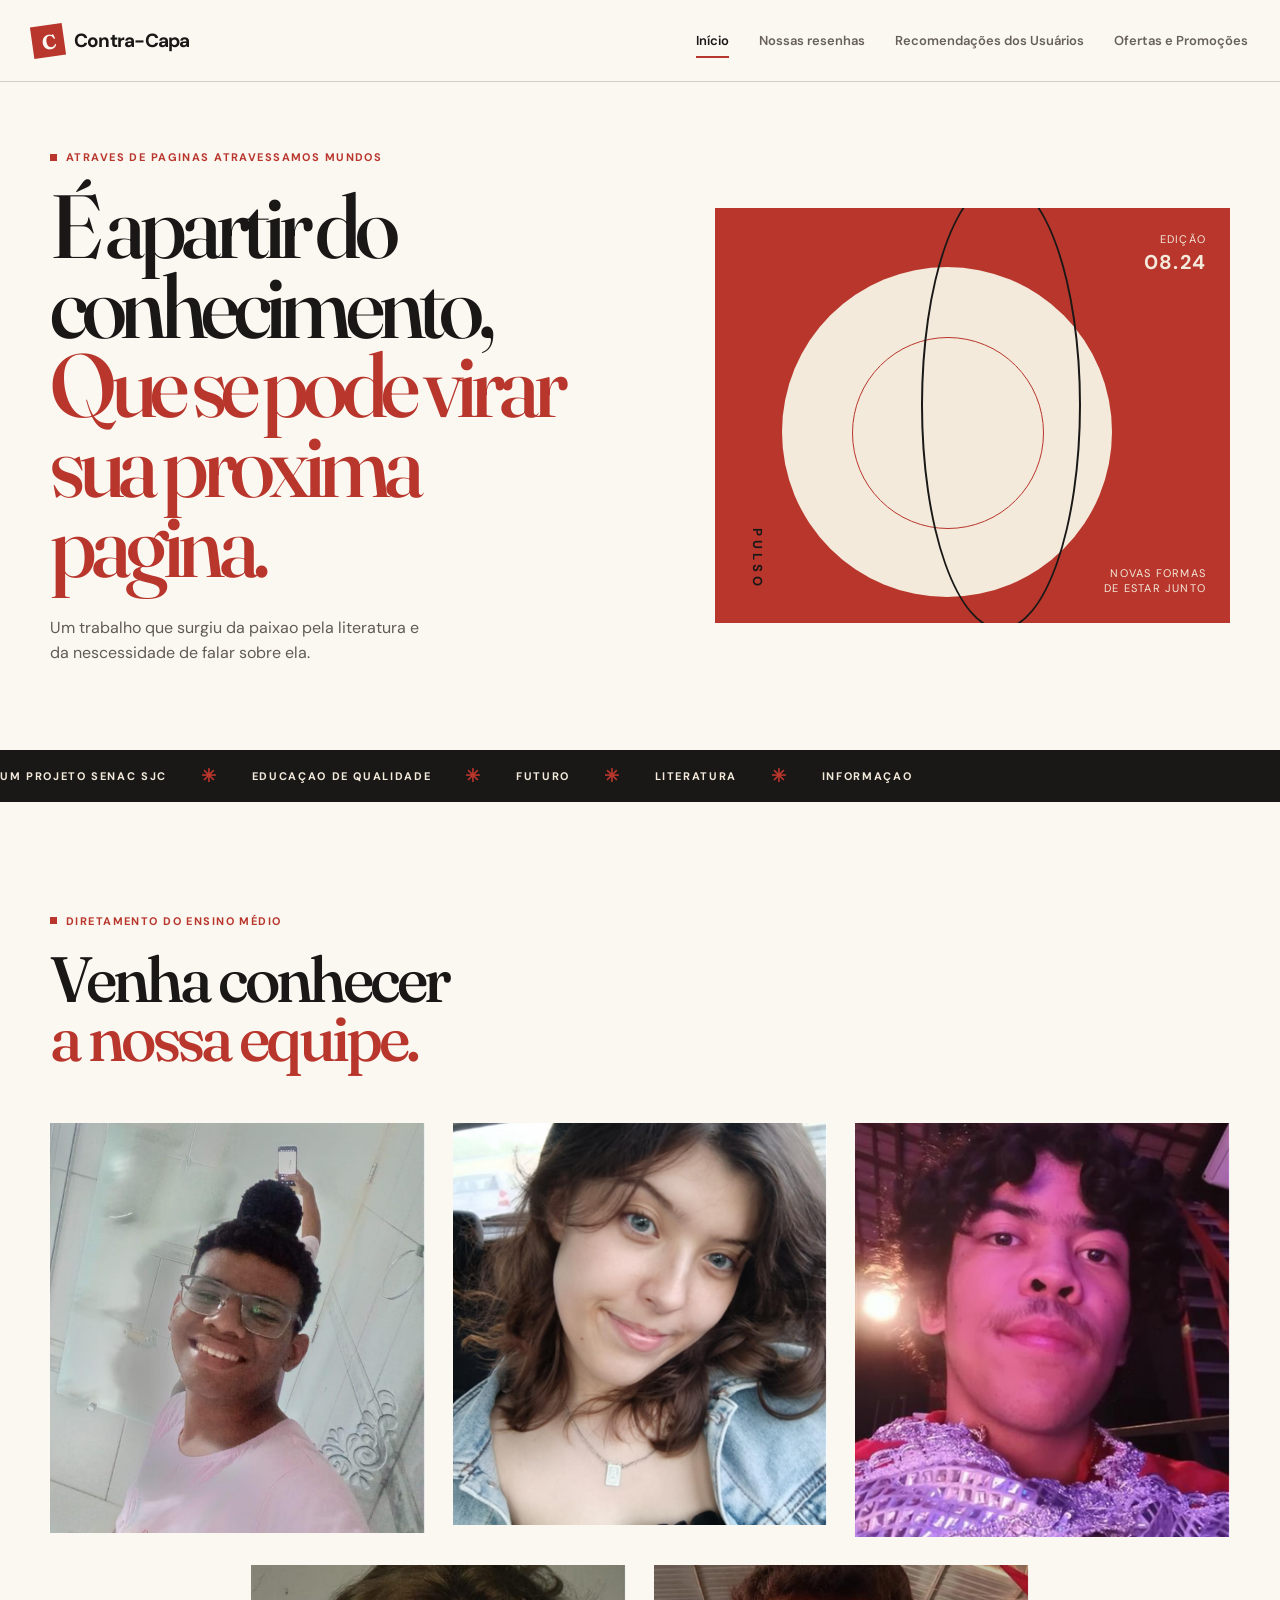
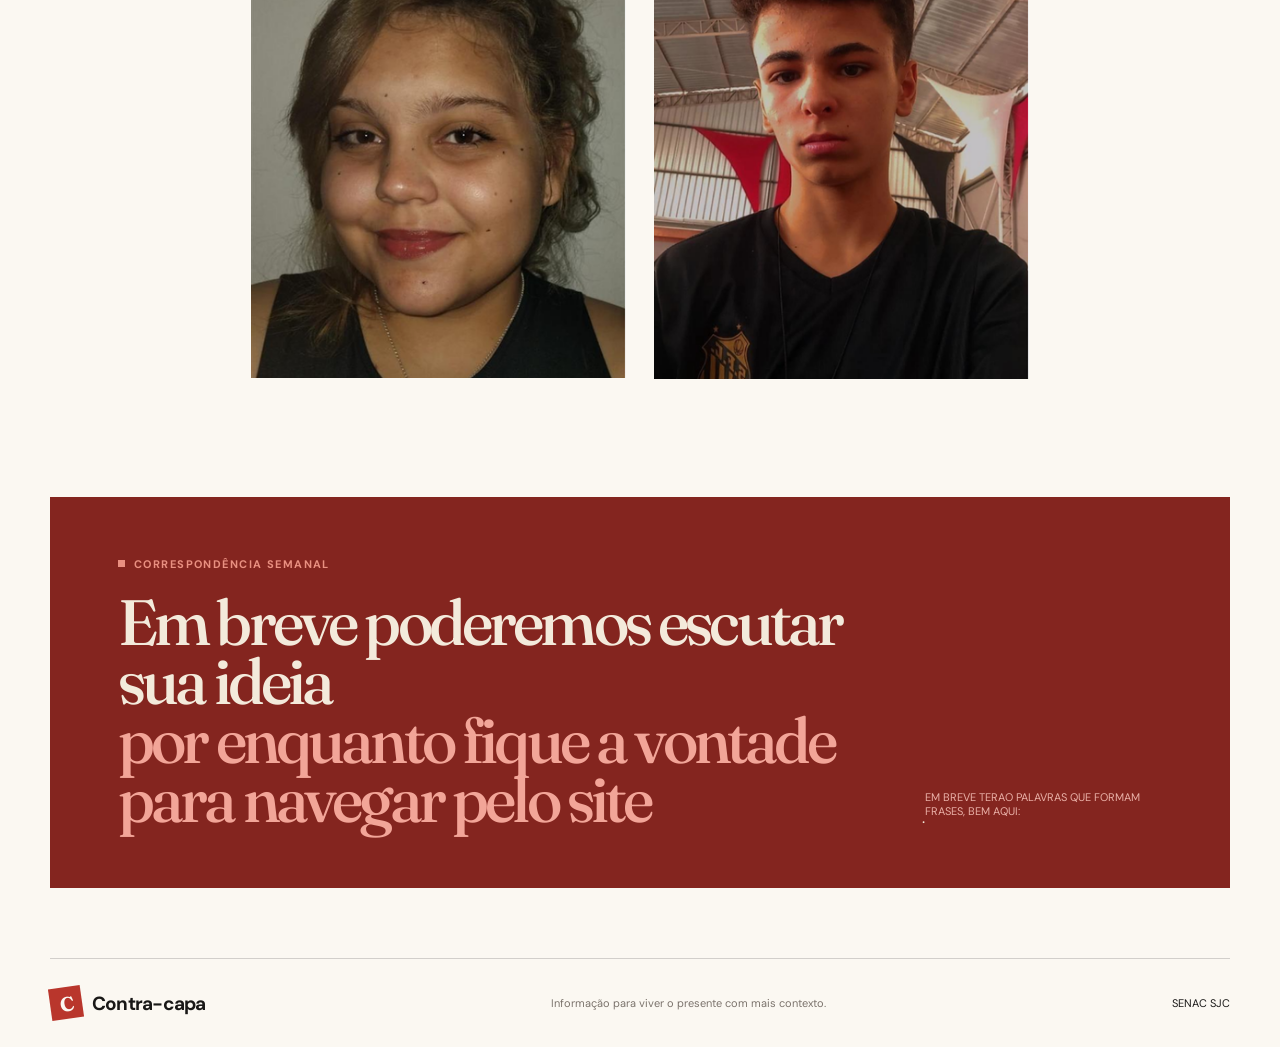
<file: Index.html>
<!DOCTYPE html>
<html lang="pt-BR">
<head>
	<meta charset="UTF-8">
	<meta name="viewport" content="width=device-width, initial-scale=1.0">
	<meta name="description" content="Contra-Capa: informação, cultura e ideias para entender o presente.">
	<title>Contra-Capa: Nosso Blog literario </title>
	<link rel="preconnect" href="https://fonts.googleapis.com">
	<link rel="preconnect" href="https://fonts.gstatic.com" crossorigin>
	<link href="https://fonts.googleapis.com/css2?family=DM+Sans:wght@400;500;600;700&family=Fraunces:opsz,wght@9..144,500;9..144,600&display=swap" rel="stylesheet">
	<link rel="stylesheet" href="style.css">
</head>
<body>
	<header class="site-header">
		<a class="brand" href="Index.html" aria-label="Contra-Capa, página inicial">
			<span class="brand-mark">C</span>
			<span>Contra-Capa</span>
		</a>
		<button class="menu-toggle" type="button" aria-expanded="false" aria-controls="main-nav">
			<span></span><span></span>
			<span class="sr-only">Abrir menu</span>
		</button>
		<nav class="main-nav" id="main-nav" aria-label="Navegação principal">
			<a class="active" href="Index.html">Início</a>
			<a href="Pagina 1.html">Nossas resenhas</a>
			<a href="Pagina 2.html">Recomendações dos Usuários</a>
			<a href="Pagina 3.html">Ofertas e Promoções</a>
		</nav>
	</header>

	<main>
		<section class="hero section-shell">
			<div class="hero-copy reveal">
				<p class="eyebrow"><span></span> Atraves de Paginas atravessamos mundos</p>
				<h1>É  apartir do conhecimento,<br><em>Que se pode virar sua proxima pagina.</em></h1>
				<p class="hero-intro">Um trabalho que surgiu da paixao pela literatura e da nescessidade de falar sobre ela.</p>
				
			</div>
			<div class="hero-art reveal reveal-delay" aria-label="Composição abstrata em vermelho e bege">
				<div class="art-label">Edição<br><strong>08.24</strong></div>
				<div class="art-circle"></div>
				<div class="art-line"></div>
				<div class="art-word">PULSO</div>
				<div class="art-caption">Novas formas<br>de estar junto</div>
			</div>
		</section>

		<section class="ticker" aria-label="Temas em destaque">
			<div class="ticker-track"><span>UM PROJETO SENAC SJC</span><i>✳</i><span>EDUCAÇAO  DE QUALIDADE</span><i>✳</i><span>FUTURO</span><i>✳</i><span>LITERATURA</span><i>✳</i><span>INFORMAÇAO</span></div>
		</section>

		<section class="featured section-shell" id="destaques">
			<div class="section-heading reveal">
				<div><p class="eyebrow"><span></span> Diretamento do ENSINO MÉDIO</p><h2>Venha conhecer<br><em>a nossa equipe.</em></h2></div>
			
			</div>
			<div class="team-gallery">
				<img src="Nicolas.png" alt="Nicolas" class="story-image image-people reveal reveal-delay-1">
				<img src="Natalie.png" alt="Natalie" class="story-image image-people reveal reveal-delay-2">
				<img src="Miguel.png" alt="Miguel" class="story-image image-people reveal reveal-delay-3">
				<img src="Manu.png" alt="Manu" class="story-image image-people reveal reveal-delay-4">
				<img src="Samuel.png" alt="Samuel" class="story-image image-people reveal reveal-delay-5">
			</div>
		</section>

		<section class="newsletter section-shell" id="newsletter">
			<div><p class="eyebrow light"><span></span> Correspondência semanal</p><h2>Em breve poderemos escutar sua ideia<br><em>por enquanto fique a vontade para navegar pelo site</em></h2></div>
				.</em></h2></div>
			<form class="newsletter-form" id="newsletter-form">
				<label for="email"Eventualmente, você poderá assinar nossa newsletter.
				<small id="form-message">EM BREVE TERAO PALAVRAS QUE FORMAM FRASES, BEM AQUI:</small>
			</form>
		</section>
	</main>

	<footer class="site-footer section-shell"><a class="brand" href="Index.html"><span class="brand-mark">C</span><span>Contra-capa</span></a><p>Informação para viver o presente com mais contexto.</p><span>SENAC SJC</span></footer>
	<script src="script.js"></script>
</body>
</html>
</file>
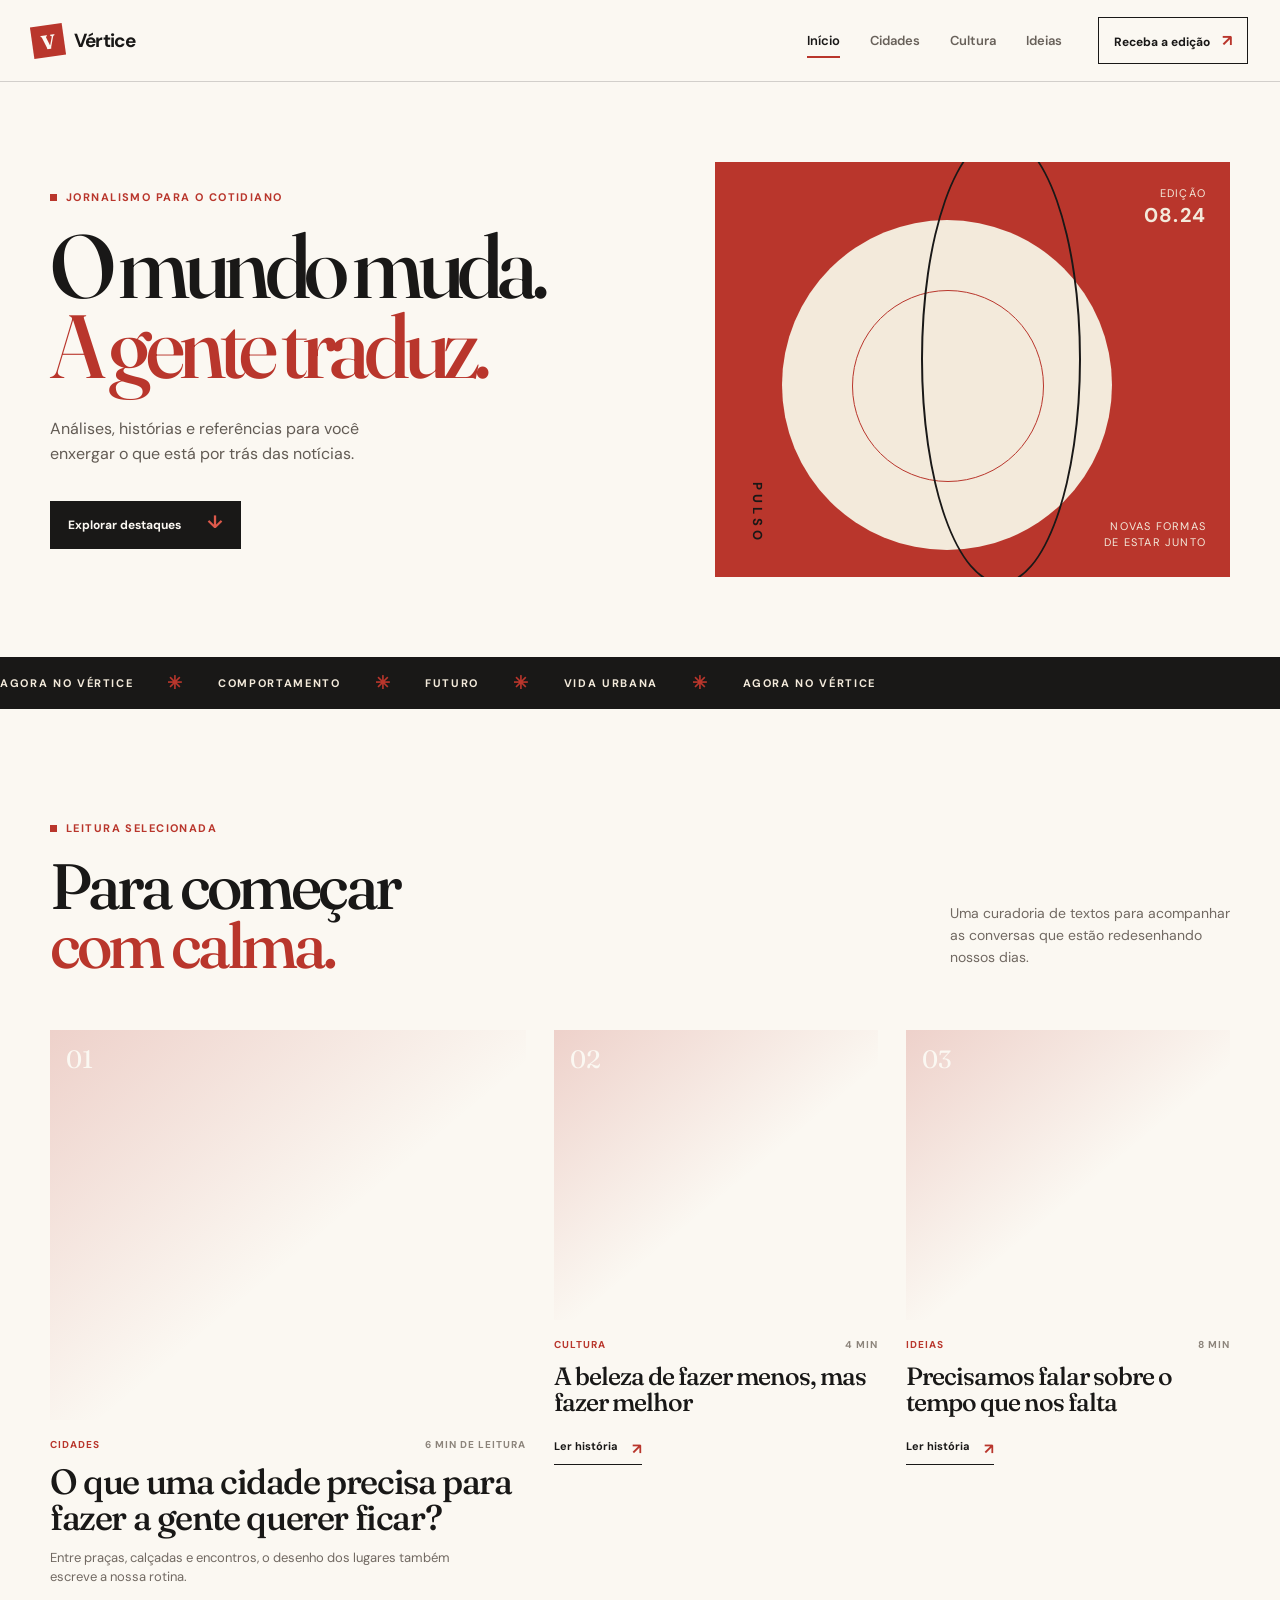
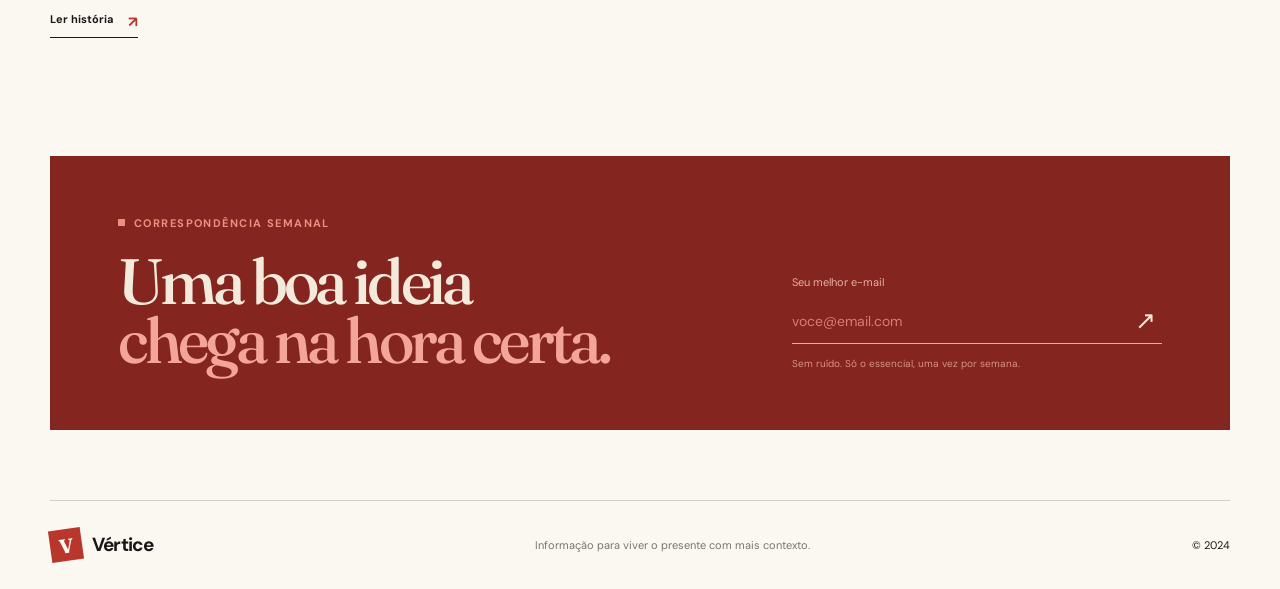
<file: Anexo/Index.html>
<!DOCTYPE html>
<html lang="pt-BR">
<head>
	<meta charset="UTF-8">
	<meta name="viewport" content="width=device-width, initial-scale=1.0">
	<meta name="description" content="Vértice: informação, cultura e ideias para entender o presente.">
	<title>Vértice | Informação que aproxima</title>
	<link rel="preconnect" href="https://fonts.googleapis.com">
	<link rel="preconnect" href="https://fonts.gstatic.com" crossorigin>
	<link href="https://fonts.googleapis.com/css2?family=DM+Sans:wght@400;500;600;700&family=Fraunces:opsz,wght@9..144,500;9..144,600&display=swap" rel="stylesheet">
	<link rel="stylesheet" href="style.css">
</head>
<body>
	<header class="site-header">
		<a class="brand" href="Index.html" aria-label="Vértice, página inicial">
			<span class="brand-mark">V</span>
			<span>Vértice</span>
		</a>
		<button class="menu-toggle" type="button" aria-expanded="false" aria-controls="main-nav">
			<span></span><span></span>
			<span class="sr-only">Abrir menu</span>
		</button>
		<nav class="main-nav" id="main-nav" aria-label="Navegação principal">
			<a class="active" href="Index.html">Início</a>
			<a href="Pagina 1.html">Cidades</a>
			<a href="Pagina 2.html">Cultura</a>
			<a href="Pagina 3.html">Ideias</a>
		</nav>
		<a class="header-action" href="#newsletter">Receba a edição <span aria-hidden="true">↗</span></a>
	</header>

	<main>
		<section class="hero section-shell">
			<div class="hero-copy reveal">
				<p class="eyebrow"><span></span> Jornalismo para o cotidiano</p>
				<h1>O mundo muda.<br><em>A gente traduz.</em></h1>
				<p class="hero-intro">Análises, histórias e referências para você enxergar o que está por trás das notícias.</p>
				<a class="button button-dark" href="#destaques">Explorar destaques <span>↓</span></a>
			</div>
			<div class="hero-art reveal reveal-delay" aria-label="Composição abstrata em vermelho e bege">
				<div class="art-label">Edição<br><strong>08.24</strong></div>
				<div class="art-circle"></div>
				<div class="art-line"></div>
				<div class="art-word">PULSO</div>
				<div class="art-caption">Novas formas<br>de estar junto</div>
			</div>
		</section>

		<section class="ticker" aria-label="Temas em destaque">
			<div class="ticker-track"><span>AGORA NO VÉRTICE</span><i>✳</i><span>COMPORTAMENTO</span><i>✳</i><span>FUTURO</span><i>✳</i><span>VIDA URBANA</span><i>✳</i><span>AGORA NO VÉRTICE</span></div>
		</section>

		<section class="featured section-shell" id="destaques">
			<div class="section-heading reveal">
				<div><p class="eyebrow"><span></span> Leitura selecionada</p><h2>Para começar<br><em>com calma.</em></h2></div>
				<p class="section-note">Uma curadoria de textos para acompanhar as conversas que estão redesenhando nossos dias.</p>
			</div>
			<div class="story-grid">
				<article class="story story-main reveal">
					<div class="story-image image-city"><span>01</span></div>
					<div class="story-meta"><span>Cidades</span><span>6 min de leitura</span></div>
					<h3>O que uma cidade precisa para fazer a gente querer ficar?</h3>
					<p>Entre praças, calçadas e encontros, o desenho dos lugares também escreve a nossa rotina.</p>
					<a class="text-link" href="Pagina 1.html">Ler história <span>↗</span></a>
				</article>
				<article class="story story-side reveal reveal-delay-1">
					<div class="story-image image-culture"><span>02</span></div>
					<div class="story-meta"><span>Cultura</span><span>4 min</span></div>
					<h3>A beleza de fazer menos, mas fazer melhor</h3>
					<a class="text-link" href="Pagina 2.html">Ler história <span>↗</span></a>
				</article>
				<article class="story story-side reveal reveal-delay-2">
					<div class="story-image image-ideas"><span>03</span></div>
					<div class="story-meta"><span>Ideias</span><span>8 min</span></div>
					<h3>Precisamos falar sobre o tempo que nos falta</h3>
					<a class="text-link" href="Pagina 3.html">Ler história <span>↗</span></a>
				</article>
			</div>
		</section>

		<section class="newsletter section-shell" id="newsletter">
			<div><p class="eyebrow light"><span></span> Correspondência semanal</p><h2>Uma boa ideia<br><em>chega na hora certa.</em></h2></div>
			<form class="newsletter-form" id="newsletter-form">
				<label for="email">Seu melhor e-mail</label>
				<div class="input-row"><input id="email" type="email" placeholder="voce@email.com" required><button type="submit" aria-label="Assinar newsletter">↗</button></div>
				<small id="form-message">Sem ruído. Só o essencial, uma vez por semana.</small>
			</form>
		</section>
	</main>

	<footer class="site-footer section-shell"><a class="brand" href="Index.html"><span class="brand-mark">V</span><span>Vértice</span></a><p>Informação para viver o presente com mais contexto.</p><span>© 2024</span></footer>
	<script src="script.js"></script>
</body>
</html>
</file>
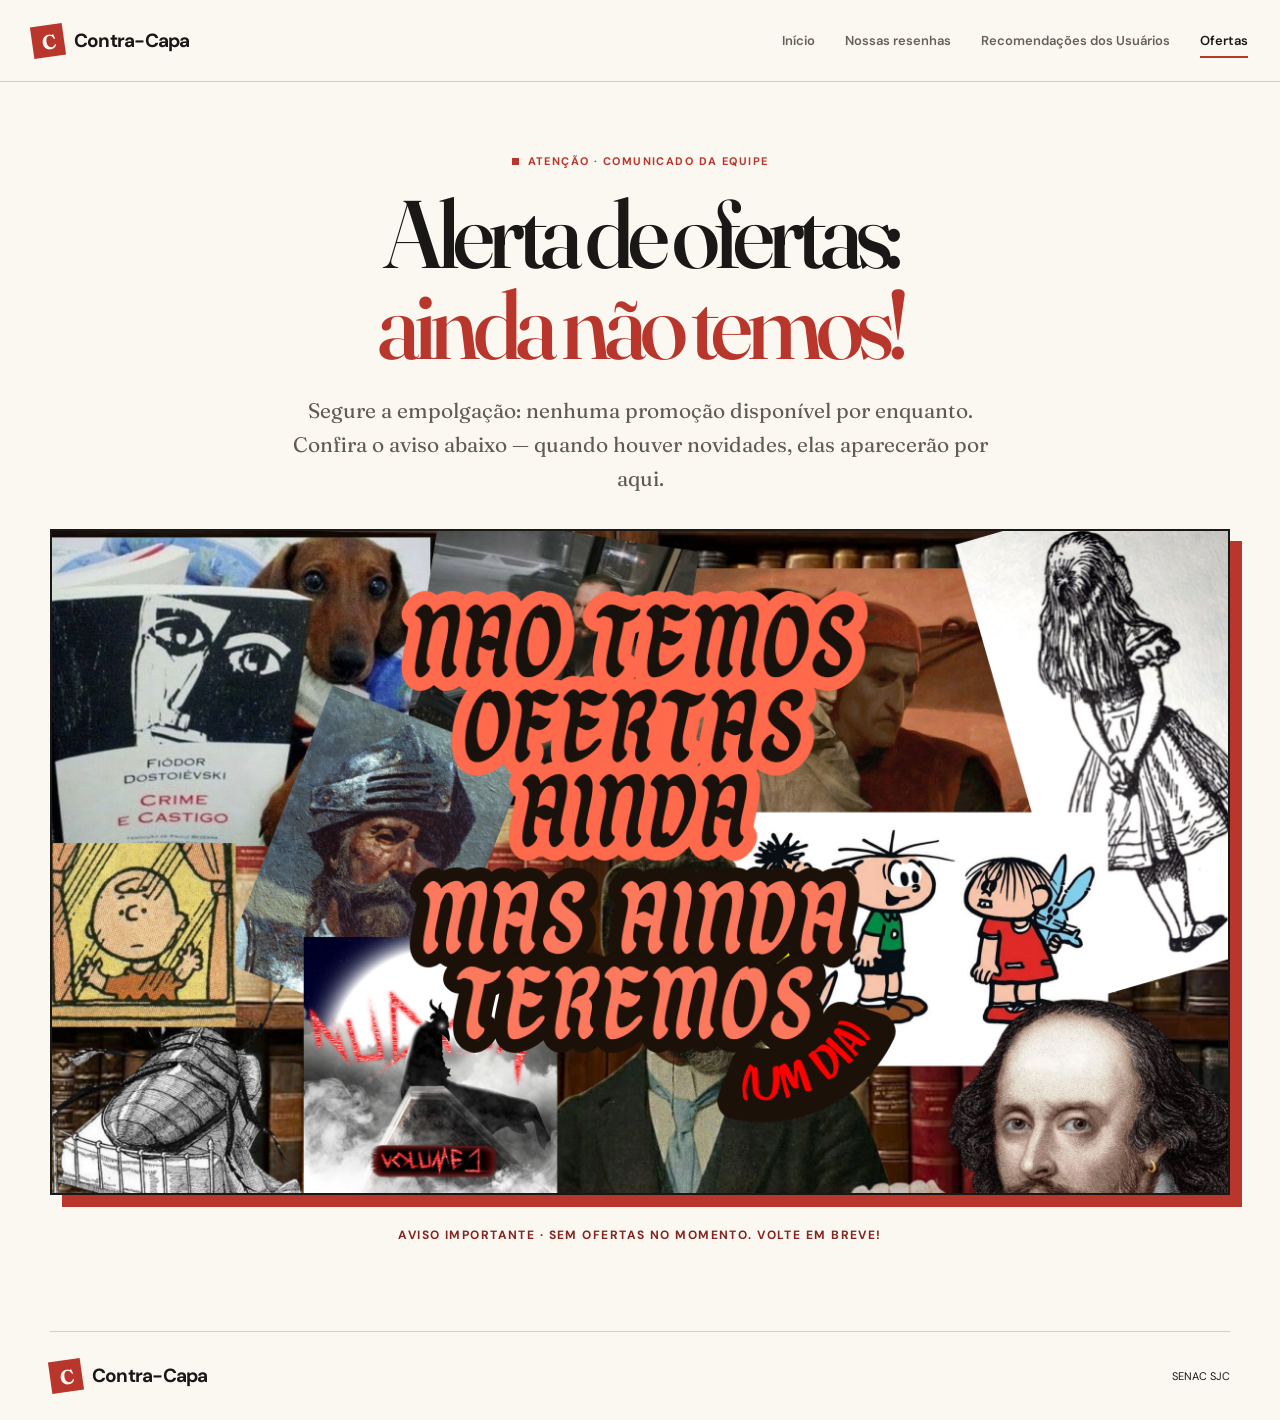
<file: OFERTAS.html>
<!DOCTYPE html>
<html lang="pt-BR">
<head>
	<meta charset="UTF-8">
	<meta name="viewport" content="width=device-width, initial-scale=1.0">
	<title>Ofertas | Contra-Capa</title>
	<link rel="preconnect" href="https://fonts.googleapis.com">
	<link rel="preconnect" href="https://fonts.gstatic.com" crossorigin>
	<link href="https://fonts.googleapis.com/css2?family=DM+Sans:wght@400;500;600;700&family=Fraunces:opsz,wght@9..144,500;9..144,600&display=swap" rel="stylesheet">
	<link rel="stylesheet" href="style.css">
</head>
<body>
	<header class="site-header">
		<a class="brand" href="Index.html"><span class="brand-mark">C</span><span>Contra-Capa</span></a>
		<button class="menu-toggle" type="button" aria-expanded="false" aria-controls="main-nav">
			<span></span><span></span><span class="sr-only">Abrir menu</span>
		</button>
		<nav class="main-nav" id="main-nav" aria-label="Navegação principal">
			<a href="Index.html">Início</a>
			<a href="Pagina 1.html">Nossas resenhas</a>
			<a href="Pagina 2.html">Recomendações dos Usuários</a>
			<a class="active" href="OFERTAS.html">Ofertas</a>
		</nav>
	</header>
	<main class="offers-page section-shell">
		<p class="eyebrow"><span></span> Atenção · comunicado da equipe</p>
		<h1>Alerta de ofertas:<br><em>ainda não temos!</em></h1>
		<p class="offers-notice">Segure a empolgação: nenhuma promoção disponível por enquanto. Confira o aviso abaixo — quando houver novidades, elas aparecerão por aqui.</p>
		<img class="offers-image" src="NAO TEMOS OFERTAS AINDA.png" alt="Aviso: não temos ofertas ainda, mas teremos um dia">
		<p class="offers-footnote">AVISO IMPORTANTE · Sem ofertas no momento. Volte em breve!</p>
	</main>
	<footer class="site-footer section-shell">
		<a class="brand" href="Index.html"><span class="brand-mark">C</span><span>Contra-Capa</span></a>
		<span>SENAC SJC</span>
	</footer>
	<script src="script.js"></script>
</body>
</html>
</file>
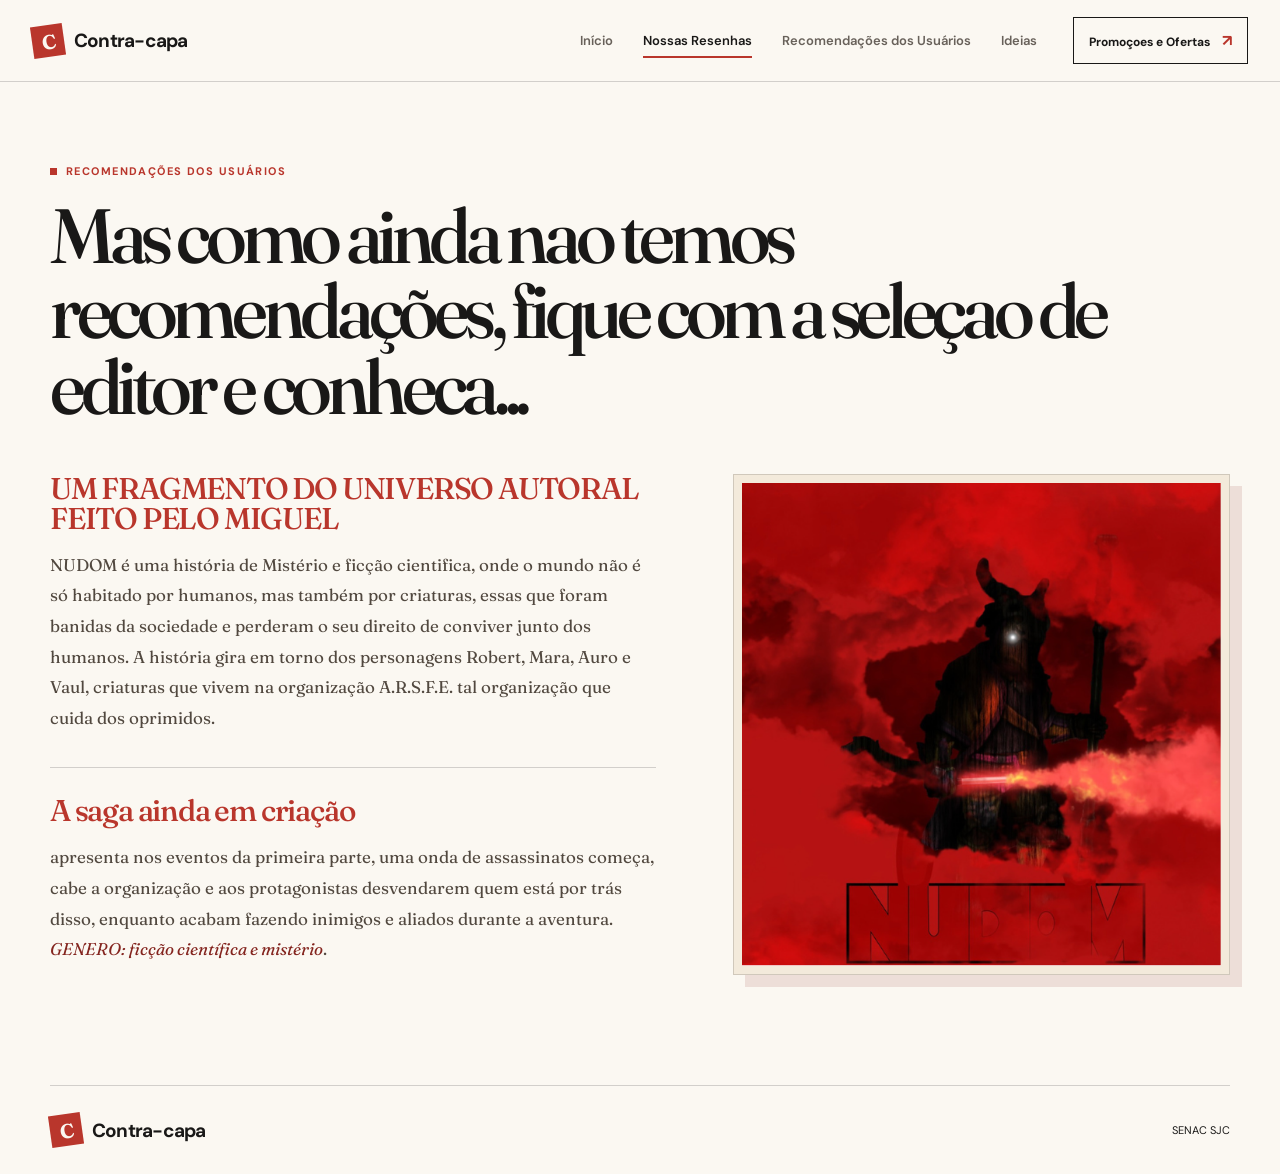
<file: Recomendaçao dos Usuarios.html>
<!DOCTYPE html>
<html lang="pt-BR">
<head><meta charset="UTF-8"><meta name="viewport" content="width=device-width, initial-scale=1.0"><title>Recomendações dos Usuários</title><link rel="preconnect" href="https://fonts.googleapis.com"><link rel="preconnect" href="https://fonts.gstatic.com" crossorigin><link href="https://fonts.googleapis.com/css2?family=DM+Sans:wght@400;500;600;700&family=Fraunces:opsz,wght@9..144,500;9..144,600&display=swap" rel="stylesheet"><link rel="stylesheet" href="style.css"></head>
<body>
<header class="site-header"><a class="brand" href="Index.html"><span class="brand-mark">C</span><span>Contra-capa</span></a><button class="menu-toggle" type="button" aria-expanded="false" aria-controls="main-nav"><span></span><span></span><span class="sr-only">Abrir menu</span></button><nav class="main-nav" id="main-nav"><a href="Index.html">Início</a><a class="active" href="Pagina 1.html">Nossas Resenhas</a><a href="Pagina 2.html">Recomendações dos Usuários</a><a href="Pagina 3.html">Ideias</a></nav><a class="header-action" href="Index.html#newsletter">Promoçoes e Ofertas <span>↗</span></a></header>
<main>
	<section class="article-hero section-shell review-page">
		<div class="review-heading">
			<p class="eyebrow"><span></span> Recomendações dos Usuários</p>
			<h1>Mas como ainda nao temos recomendações, fique com a seleçao de editor e conheca...</h1>
		</div>
		<div class="review-layout">
			<div class="review-copy">
				<section class="review-section">
					<h2>UM FRAGMENTO DO UNIVERSO AUTORAL FEITO PELO MIGUEL</h2>
					<p>NUDOM é uma história de Mistério e ficção cientifica, onde o mundo não é só habitado por humanos, mas também por criaturas, essas que foram banidas da sociedade e perderam o seu direito de conviver junto dos humanos.
A história gira em torno dos personagens Robert, Mara, Auro e Vaul, criaturas que vivem na organização A.R.S.F.E. tal organização que cuida dos oprimidos.</p>
				</section>
				<section class="review-section">
					<h2>A saga ainda em criação</h2>
					<p>apresenta nos eventos da primeira parte, uma onda de assassinatos começa, cabe a organização e aos protagonistas desvendarem quem está por trás disso, enquanto acabam fazendo inimigos e aliados durante a aventura.

<em>GENERO: ficção científica e mistério</em>.</p>
				</section>
			</div>
			<img src="NUDOM.png" alt="Ilustração de Alice no País das Maravilhas" class="review-image">
		</div>
	</section>
</main>
<footer class="site-footer section-shell"><a class="brand" href="Index.html"><span class="brand-mark">C</span><span>Contra-capa</span></a><span>SENAC SJC</span></footer><script src="script.js"></script></body></html>
</file>
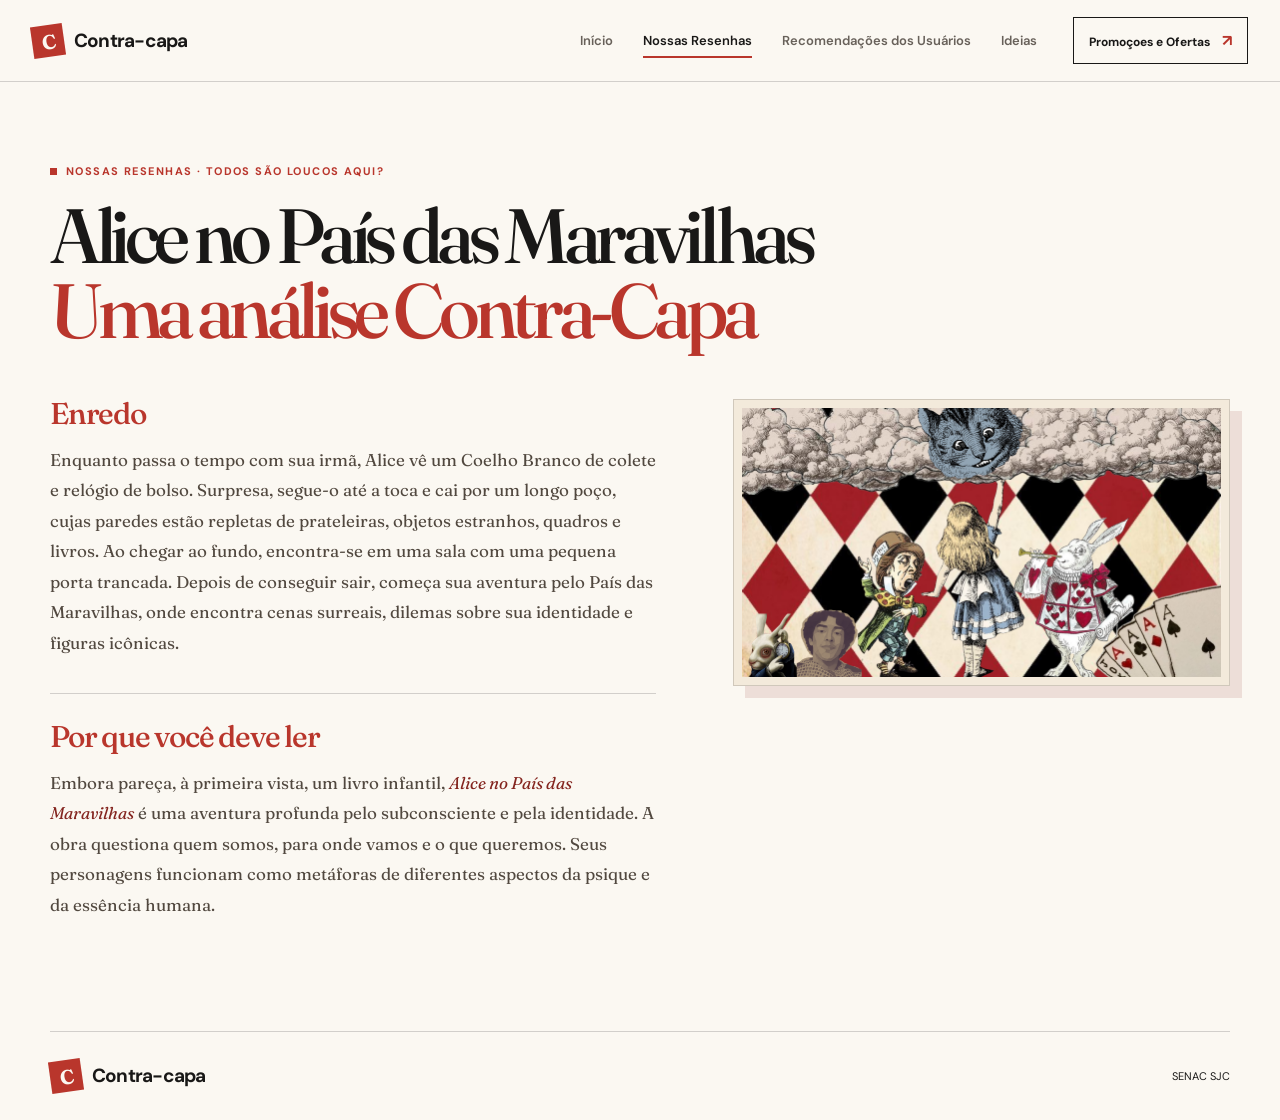
<file: RESENHAS.html>
<!DOCTYPE html>
<html lang="pt-BR">
<head><meta charset="UTF-8"><meta name="viewport" content="width=device-width, initial-scale=1.0"><title>Nossas Resenhas</title><link rel="preconnect" href="https://fonts.googleapis.com"><link rel="preconnect" href="https://fonts.gstatic.com" crossorigin><link href="https://fonts.googleapis.com/css2?family=DM+Sans:wght@400;500;600;700&family=Fraunces:opsz,wght@9..144,500;9..144,600&display=swap" rel="stylesheet"><link rel="stylesheet" href="style.css"></head>
<body>
<header class="site-header"><a class="brand" href="Index.html"><span class="brand-mark">C</span><span>Contra-capa</span></a><button class="menu-toggle" type="button" aria-expanded="false" aria-controls="main-nav"><span></span><span></span><span class="sr-only">Abrir menu</span></button><nav class="main-nav" id="main-nav"><a href="Index.html">Início</a><a class="active" href="Pagina 1.html">Nossas Resenhas</a><a href="Pagina 2.html">Recomendações dos Usuários</a><a href="Pagina 3.html">Ideias</a></nav><a class="header-action" href="Index.html#newsletter">Promoçoes e Ofertas <span>↗</span></a></header>
<main>
	<section class="article-hero section-shell review-page">
		<div class="review-heading">
			<p class="eyebrow"><span></span> Nossas resenhas · Todos são loucos aqui?</p>
			<h1>Alice no País das Maravilhas<br><em>Uma análise Contra-Capa</em></h1>
		</div>
		<div class="review-layout">
			<div class="review-copy">
				<section class="review-section">
					<h2>Enredo</h2>
					<p>Enquanto passa o tempo com sua irmã, Alice vê um Coelho Branco de colete e relógio de bolso. Surpresa, segue-o até a toca e cai por um longo poço, cujas paredes estão repletas de prateleiras, objetos estranhos, quadros e livros. Ao chegar ao fundo, encontra-se em uma sala com uma pequena porta trancada. Depois de conseguir sair, começa sua aventura pelo País das Maravilhas, onde encontra cenas surreais, dilemas sobre sua identidade e figuras icônicas.</p>
				</section>
				<section class="review-section">
					<h2>Por que você deve ler</h2>
					<p>Embora pareça, à primeira vista, um livro infantil, <em>Alice no País das Maravilhas</em> é uma aventura profunda pelo subconsciente e pela identidade. A obra questiona quem somos, para onde vamos e o que queremos. Seus personagens funcionam como metáforas de diferentes aspectos da psique e da essência humana.</p>
				</section>
			</div>
			<img src="ALICE.png" alt="Ilustração de Alice no País das Maravilhas" class="review-image">
		</div>
	</section>
</main>
<footer class="site-footer section-shell"><a class="brand" href="Index.html"><span class="brand-mark">C</span><span>Contra-capa</span></a><span>SENAC SJC</span></footer><script src="script.js"></script></body></html>
</file>
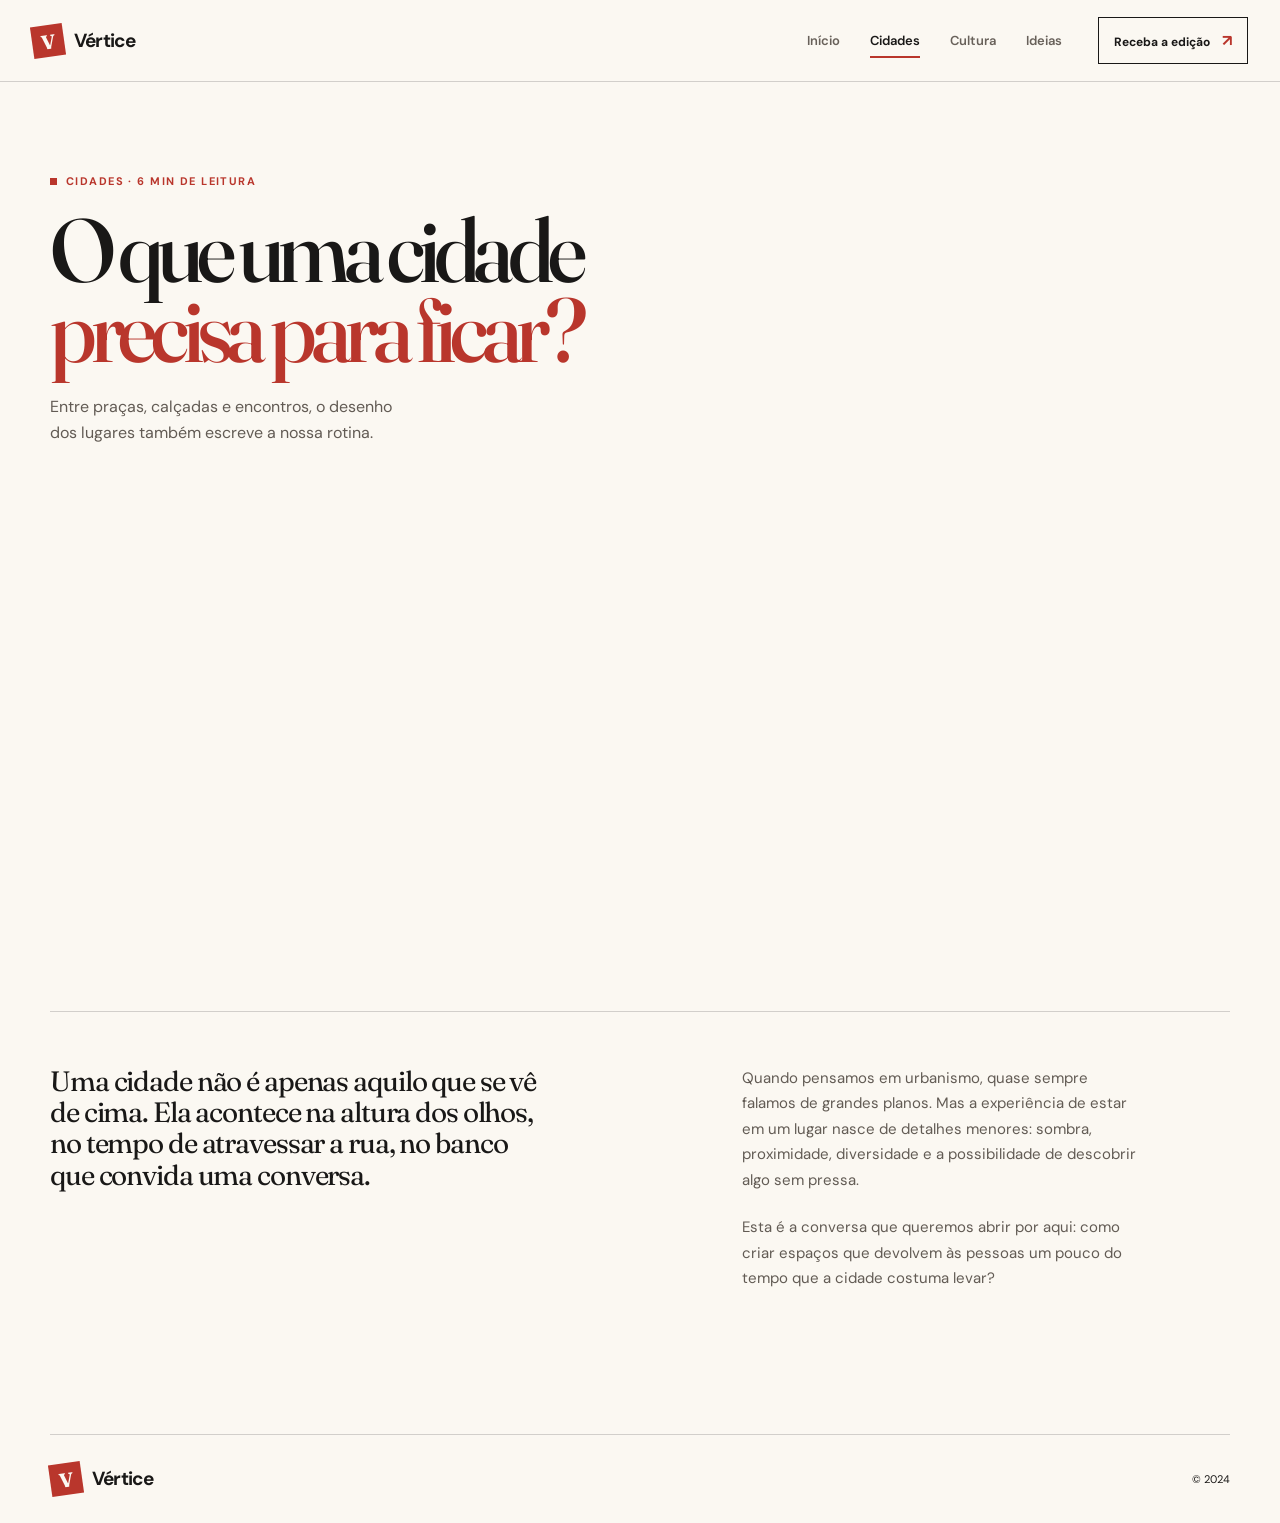
<file: Anexo/Pagina 1.html>
<!DOCTYPE html>
<html lang="pt-BR">
<head><meta charset="UTF-8"><meta name="viewport" content="width=device-width, initial-scale=1.0"><title>Cidades | Vértice</title><link rel="preconnect" href="https://fonts.googleapis.com"><link rel="preconnect" href="https://fonts.gstatic.com" crossorigin><link href="https://fonts.googleapis.com/css2?family=DM+Sans:wght@400;500;600;700&family=Fraunces:opsz,wght@9..144,500;9..144,600&display=swap" rel="stylesheet"><link rel="stylesheet" href="style.css"></head>
<body>
<header class="site-header"><a class="brand" href="Index.html"><span class="brand-mark">V</span><span>Vértice</span></a><button class="menu-toggle" type="button" aria-expanded="false" aria-controls="main-nav"><span></span><span></span><span class="sr-only">Abrir menu</span></button><nav class="main-nav" id="main-nav"><a href="Index.html">Início</a><a class="active" href="Pagina 1.html">Cidades</a><a href="Pagina 2.html">Cultura</a><a href="Pagina 3.html">Ideias</a></nav><a class="header-action" href="Index.html#newsletter">Receba a edição <span>↗</span></a></header>
<main><section class="article-hero section-shell"><p class="eyebrow"><span></span> Cidades · 6 min de leitura</p><h1>O que uma cidade<br><em>precisa para ficar?</em></h1><p class="hero-intro">Entre praças, calçadas e encontros, o desenho dos lugares também escreve a nossa rotina.</p><div class="article-image image-city"></div></section><section class="article-body section-shell"><p class="article-lead">Uma cidade não é apenas aquilo que se vê de cima. Ela acontece na altura dos olhos, no tempo de atravessar a rua, no banco que convida uma conversa.</p><p>Quando pensamos em urbanismo, quase sempre falamos de grandes planos. Mas a experiência de estar em um lugar nasce de detalhes menores: sombra, proximidade, diversidade e a possibilidade de descobrir algo sem pressa.</p><p>Esta é a conversa que queremos abrir por aqui: como criar espaços que devolvem às pessoas um pouco do tempo que a cidade costuma levar?</p></section></main><footer class="site-footer section-shell"><a class="brand" href="Index.html"><span class="brand-mark">V</span><span>Vértice</span></a><span>© 2024</span></footer><script src="script.js"></script></body></html>
</file>
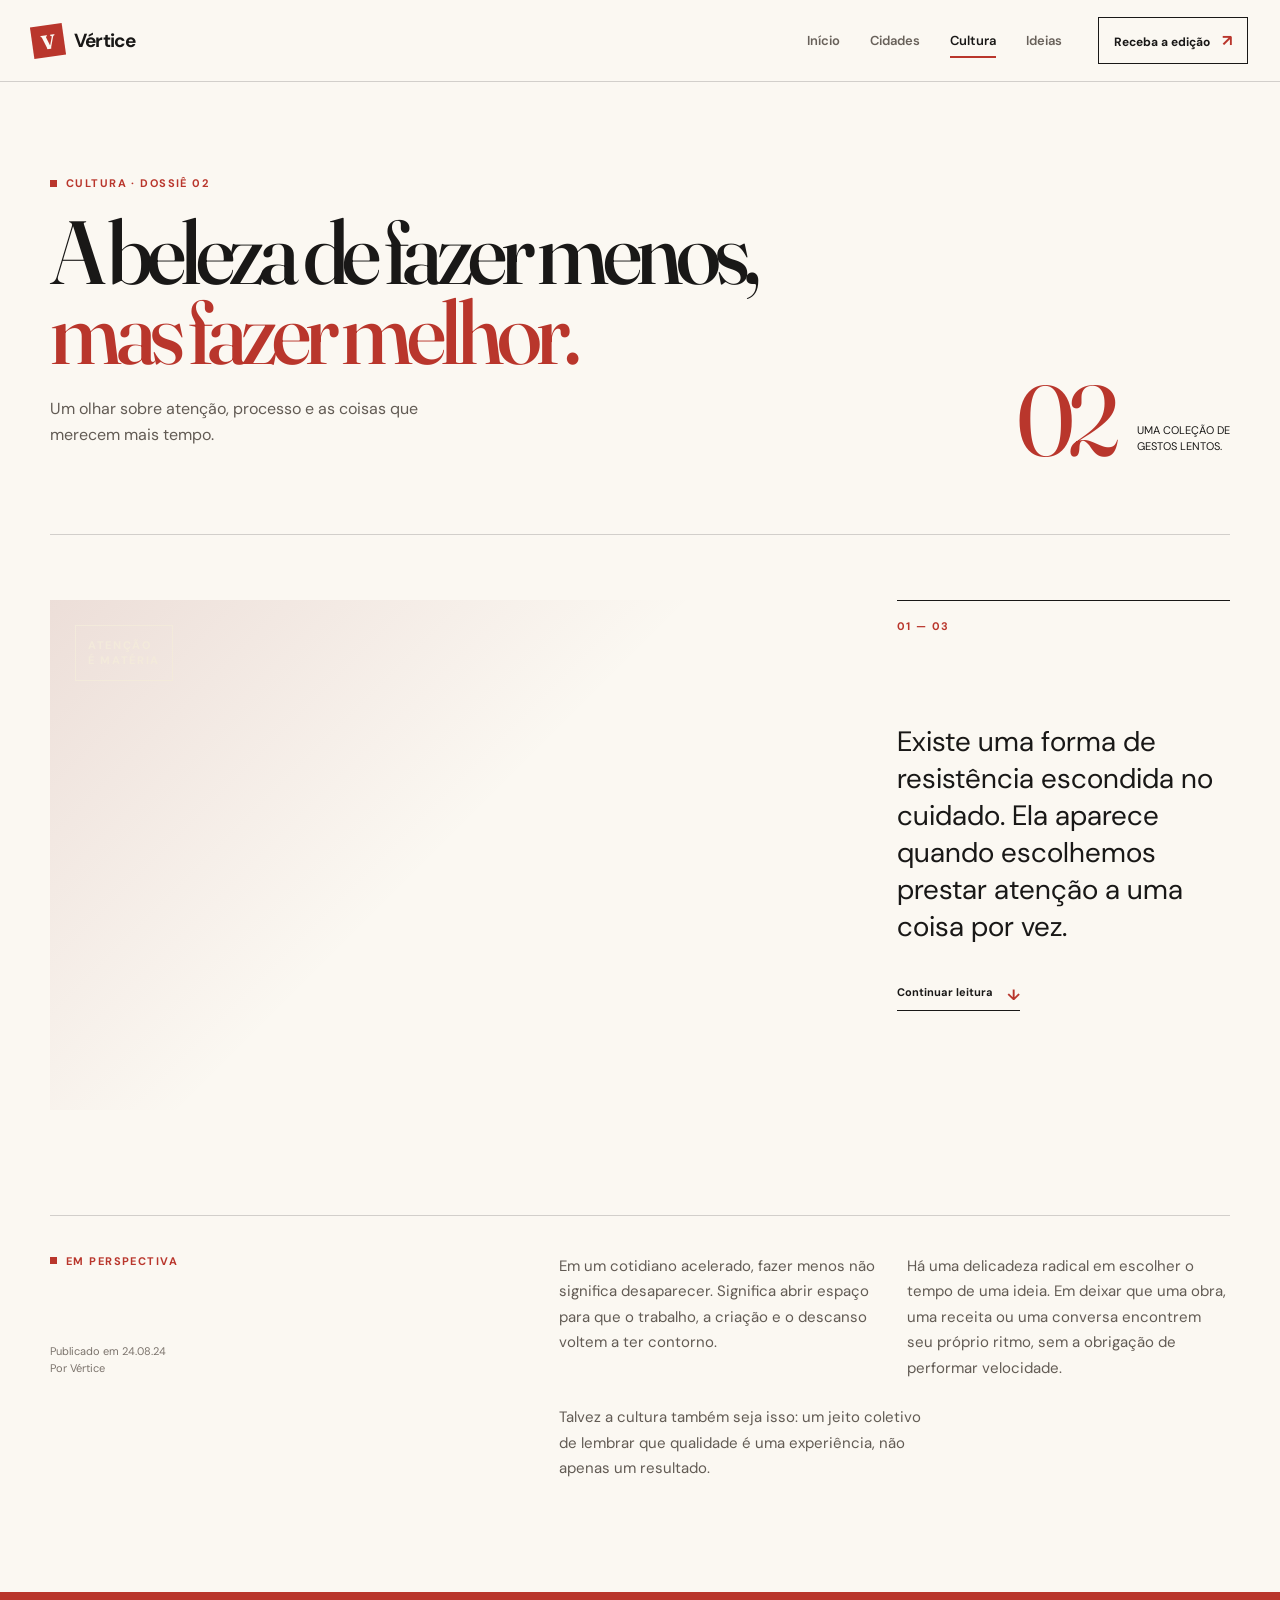
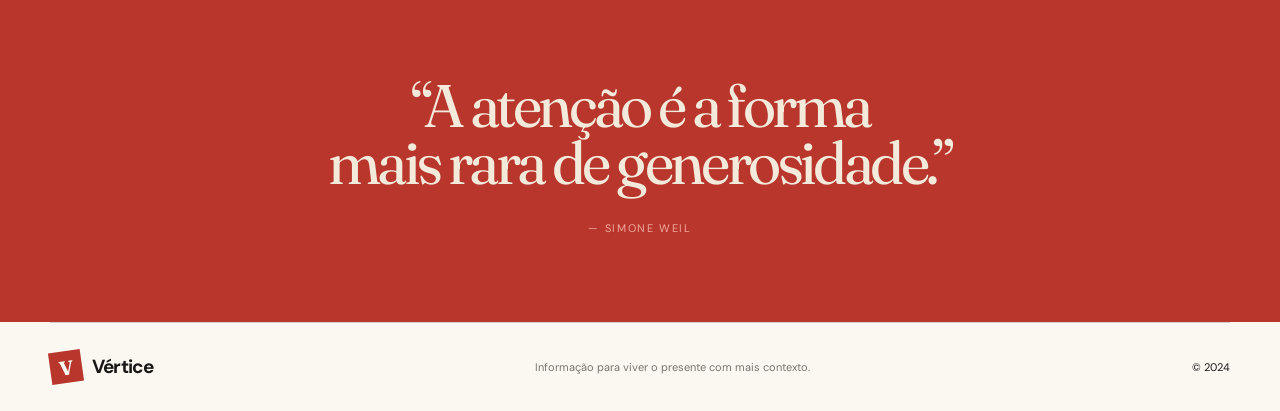
<file: Anexo/Pagina 2.html>
<!DOCTYPE html>
<html lang="pt-BR">
<head>
	<meta charset="UTF-8">
	<meta name="viewport" content="width=device-width, initial-scale=1.0">
	<meta name="description" content="Cultura no Vértice: ideias, processos e novas formas de criar.">
	<title>Cultura | Vértice</title>
	<link rel="preconnect" href="https://fonts.googleapis.com">
	<link rel="preconnect" href="https://fonts.gstatic.com" crossorigin>
	<link href="https://fonts.googleapis.com/css2?family=DM+Sans:wght@400;500;600;700&family=Fraunces:opsz,wght@9..144,500;9..144,600&display=swap" rel="stylesheet">
	<link rel="stylesheet" href="style.css">
</head>
<body>
	<header class="site-header">
		<a class="brand" href="Index.html" aria-label="Vértice, página inicial"><span class="brand-mark">V</span><span>Vértice</span></a>
		<button class="menu-toggle" type="button" aria-expanded="false" aria-controls="main-nav"><span></span><span></span><span class="sr-only">Abrir menu</span></button>
		<nav class="main-nav" id="main-nav" aria-label="Navegação principal">
			<a href="Index.html">Início</a><a href="Pagina 1.html">Cidades</a><a class="active" href="Pagina 2.html">Cultura</a><a href="Pagina 3.html">Ideias</a>
		</nav>
		<a class="header-action" href="Index.html#newsletter">Receba a edição <span aria-hidden="true">↗</span></a>
	</header>

	<main>
		<section class="culture-hero section-shell">
			<div class="culture-heading reveal">
				<p class="eyebrow"><span></span> Cultura · Dossiê 02</p>
				<h1>A beleza de fazer menos,<br><em>mas fazer melhor.</em></h1>
				<p class="hero-intro">Um olhar sobre atenção, processo e as coisas que merecem mais tempo.</p>
			</div>
			<div class="culture-index reveal reveal-delay"><span>02</span><p>Uma coleção de<br>gestos lentos.</p></div>
		</section>

		<section class="culture-feature section-shell">
			<div class="culture-image image-culture reveal"><span class="image-stamp">ATENÇÃO<br>É MATÉRIA</span></div>
			<div class="culture-aside reveal reveal-delay-1"><p class="aside-number">01 — 03</p><p class="article-lead">Existe uma forma de resistência escondida no cuidado. Ela aparece quando escolhemos prestar atenção a uma coisa por vez.</p><a class="text-link" href="#texto">Continuar leitura <span>↓</span></a></div>
		</section>

		<section class="culture-reading section-shell" id="texto">
			<div class="reading-label"><p class="eyebrow"><span></span> Em perspectiva</p><p>Publicado em 24.08.24<br>Por Vértice</p></div>
			<div class="reading-copy"><p>Em um cotidiano acelerado, fazer menos não significa desaparecer. Significa abrir espaço para que o trabalho, a criação e o descanso voltem a ter contorno.</p><p>Há uma delicadeza radical em escolher o tempo de uma ideia. Em deixar que uma obra, uma receita ou uma conversa encontrem seu próprio ritmo, sem a obrigação de performar velocidade.</p><p>Talvez a cultura também seja isso: um jeito coletivo de lembrar que qualidade é uma experiência, não apenas um resultado.</p></div>
		</section>

		<section class="culture-quote"><p>“A atenção é a forma<br>mais rara de generosidade.”</p><span>— Simone Weil</span></section>
	</main>

	<footer class="site-footer section-shell"><a class="brand" href="Index.html"><span class="brand-mark">V</span><span>Vértice</span></a><p>Informação para viver o presente com mais contexto.</p><span>© 2024</span></footer>
	<script src="script.js"></script>
</body>
</html>
</file>
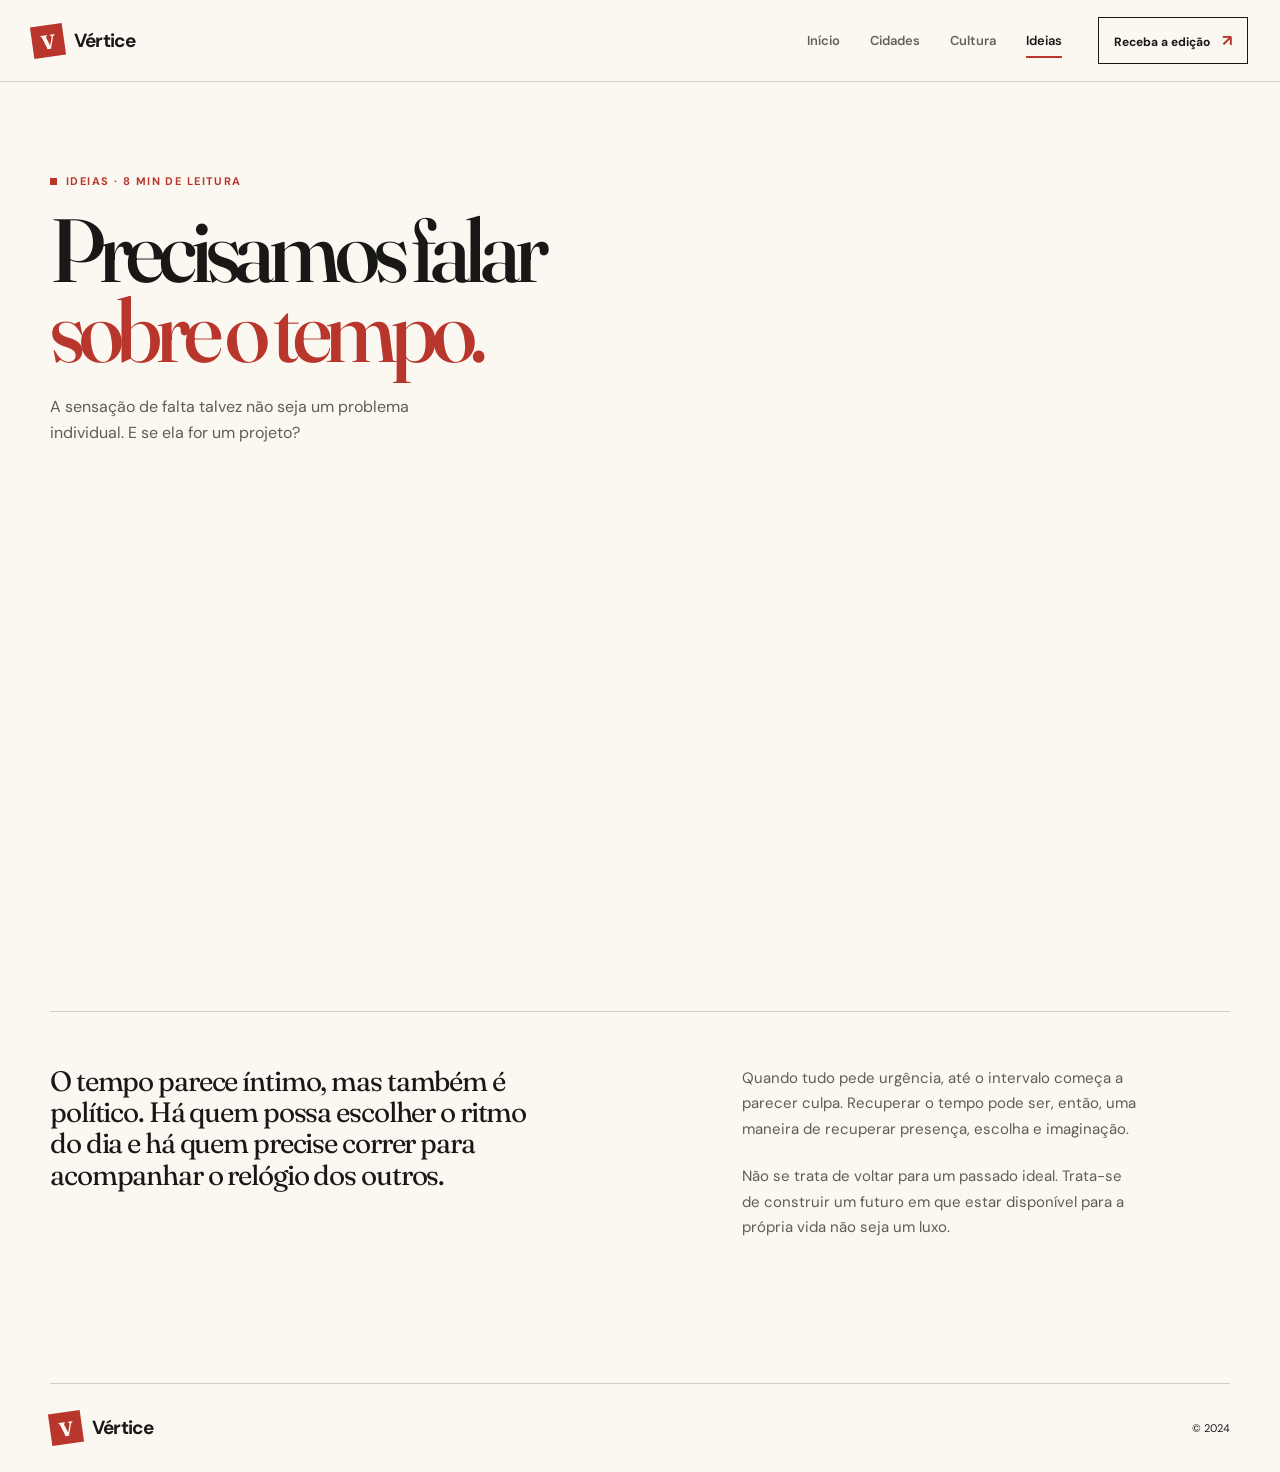
<file: Anexo/Pagina 3.html>
<!DOCTYPE html>
<html lang="pt-BR"><head><meta charset="UTF-8"><meta name="viewport" content="width=device-width, initial-scale=1.0"><title>Ideias | Vértice</title><link rel="preconnect" href="https://fonts.googleapis.com"><link rel="preconnect" href="https://fonts.gstatic.com" crossorigin><link href="https://fonts.googleapis.com/css2?family=DM+Sans:wght@400;500;600;700&family=Fraunces:opsz,wght@9..144,500;9..144,600&display=swap" rel="stylesheet"><link rel="stylesheet" href="style.css"></head>
<body><header class="site-header"><a class="brand" href="Index.html"><span class="brand-mark">V</span><span>Vértice</span></a><button class="menu-toggle" type="button" aria-expanded="false" aria-controls="main-nav"><span></span><span></span><span class="sr-only">Abrir menu</span></button><nav class="main-nav" id="main-nav"><a href="Index.html">Início</a><a href="Pagina 1.html">Cidades</a><a href="Pagina 2.html">Cultura</a><a class="active" href="Pagina 3.html">Ideias</a></nav><a class="header-action" href="Index.html#newsletter">Receba a edição <span>↗</span></a></header><main><section class="article-hero section-shell"><p class="eyebrow"><span></span> Ideias · 8 min de leitura</p><h1>Precisamos falar<br><em>sobre o tempo.</em></h1><p class="hero-intro">A sensação de falta talvez não seja um problema individual. E se ela for um projeto?</p><div class="article-image image-ideas"></div></section><section class="article-body section-shell"><p class="article-lead">O tempo parece íntimo, mas também é político. Há quem possa escolher o ritmo do dia e há quem precise correr para acompanhar o relógio dos outros.</p><p>Quando tudo pede urgência, até o intervalo começa a parecer culpa. Recuperar o tempo pode ser, então, uma maneira de recuperar presença, escolha e imaginação.</p><p>Não se trata de voltar para um passado ideal. Trata-se de construir um futuro em que estar disponível para a própria vida não seja um luxo.</p></section></main><footer class="site-footer section-shell"><a class="brand" href="Index.html"><span class="brand-mark">V</span><span>Vértice</span></a><span>© 2024</span></footer><script src="script.js"></script></body></html>
</file>
<file: style.css>
:root {
	--ink: #191817;
	--red: #b9362c;
	--red-deep: #84251f;
	--cream: #f3eadb;
	--paper: #fbf8f2;
	--line: rgba(25, 24, 23, .18);
	--serif: "Fraunces", Georgia, serif;
	--sans: "DM Sans", Arial, sans-serif;
}

* { box-sizing: border-box; }
html { scroll-behavior: smooth; }
body { margin: 0; background: var(--paper); color: var(--ink); font-family: var(--sans); }
a { color: inherit; text-decoration: none; }
.section-shell { width: min(1180px, calc(100% - 64px)); margin: 0 auto; }
.site-header { align-items: center; border-bottom: 1px solid var(--line); display: flex; gap: 36px; height: 82px; justify-content: space-between; padding: 0 32px; }
.brand { align-items: center; display: flex; font-size: 19px; font-weight: 700; gap: 10px; letter-spacing: -.04em; }
.brand-mark { align-items: center; background: var(--red); color: var(--paper); display: inline-flex; font-family: var(--serif); font-size: 20px; height: 32px; justify-content: center; transform: rotate(-8deg); width: 32px; }
.main-nav { display: flex; gap: 30px; margin-left: auto; }
.main-nav a { color: #68615a; font-size: 13px; font-weight: 600; position: relative; }
.main-nav a.active, .main-nav a:hover { color: var(--ink); }
.main-nav a.active::after { background: var(--red); bottom: -9px; content: ""; height: 2px; left: 0; position: absolute; width: 100%; }
.header-action { border: 1px solid var(--ink); font-size: 12px; font-weight: 700; padding: 12px 15px; }
.header-action span { color: var(--red); font-size: 16px; margin-left: 9px; }
.menu-toggle { display: none; }
.hero { align-items: center; display: grid; gap: 80px; grid-template-columns: 1fr .88fr; min-height: 575px; padding-bottom: 68px; padding-top: 68px; }
.eyebrow { align-items: center; color: var(--red); display: flex; font-size: 11px; font-weight: 700; gap: 9px; letter-spacing: .13em; margin: 0 0 22px; text-transform: uppercase; }
.eyebrow span { background: currentColor; display: inline-block; height: 7px; width: 7px; }
h1, h2, h3, p { margin-top: 0; }
h1 { font-family: var(--serif); font-size: clamp(58px, 7vw, 98px); font-weight: 500; letter-spacing: -.07em; line-height: .89; margin-bottom: 30px; }
h1 em, h2 em { color: var(--red); font-style: normal; }
.hero-intro { color: #625b54; font-size: 16px; line-height: 1.6; max-width: 370px; }
.button { display: inline-flex; font-size: 12px; font-weight: 700; gap: 26px; margin-top: 18px; padding: 16px 18px; }
.button-dark { background: var(--ink); color: var(--paper); }
.button-dark span { color: #dd594b; font-size: 18px; line-height: 11px; }
.hero-art { background: var(--red); height: 415px; overflow: hidden; position: relative; transform: rotate(2deg); }
.art-circle { background: var(--cream); border-radius: 50%; height: 330px; left: 13%; position: absolute; top: 14%; width: 330px; }
.art-circle::after { border: 1px solid var(--red); border-radius: 50%; content: ""; height: 190px; left: 70px; position: absolute; top: 70px; width: 190px; }
.art-line { border: 2px solid var(--ink); border-radius: 50%; height: 450px; left: 40%; position: absolute; top: -28px; width: 160px; }
.art-word { bottom: 34px; color: var(--ink); font-size: 13px; font-weight: 700; left: 34px; letter-spacing: .3em; position: absolute; writing-mode: vertical-rl; }
.art-label, .art-caption { color: var(--cream); font-size: 11px; letter-spacing: .11em; line-height: 1.4; position: absolute; text-transform: uppercase; z-index: 1; }
.art-label { right: 24px; text-align: right; top: 24px; }.art-label strong { font-size: 20px; }.art-caption { bottom: 27px; right: 24px; text-align: right; }
.ticker { background: var(--ink); color: var(--cream); overflow: hidden; padding: 14px 0; }
.ticker-track { align-items: center; animation: ticker 28s linear infinite; display: flex; font-size: 11px; font-weight: 700; gap: 34px; letter-spacing: .15em; min-width: max-content; white-space: nowrap; }
.ticker-track i { color: var(--red); font-size: 18px; font-style: normal; }
.featured { padding-bottom: 118px; padding-top: 112px; }.section-heading { align-items: end; display: flex; justify-content: space-between; margin-bottom: 55px; }
h2 { font-family: var(--serif); font-size: clamp(43px, 5vw, 66px); font-weight: 500; letter-spacing: -.06em; line-height: .92; margin-bottom: 0; }.section-note { color: #716962; font-size: 14px; line-height: 1.6; margin-bottom: 6px; max-width: 280px; }
.story-grid { display: grid; gap: 28px; grid-template-columns: 1.25fr .85fr .85fr; }.story-image { height: 290px; margin-bottom: 18px; overflow: hidden; position: relative; }.story-image span { color: var(--paper); font-family: var(--serif); font-size: 25px; left: 16px; position: absolute; top: 14px; z-index: 1; }.story-main .story-image { height: 390px; }
.team-gallery { display: grid; gap: 28px; grid-template-columns: repeat(6, minmax(0, 1fr)); }.team-gallery .story-image { grid-column: span 2; height: auto; margin: 0; width: 100%; }.team-gallery .story-image:nth-child(4) { grid-column: 2 / span 2; }.team-gallery .story-image:nth-child(5) { grid-column: 4 / span 2; }
.image-city { background: url("https://images.unsplash.com/photo-1444723121867-7a241cacace9?auto=format&fit=crop&w=1100&q=85") center/cover; }.image-culture { background: url("https://images.unsplash.com/photo-1549490349-8643362247b5?auto=format&fit=crop&w=800&q=85") center/cover; }.image-ideas { background: url("https://images.unsplash.com/photo-1497366754035-f200968a6e72?auto=format&fit=crop&w=800&q=85") center/cover; }
.story-image::after { background: linear-gradient(140deg, rgba(185,54,44,.2), transparent 55%); content: ""; inset: 0; position: absolute; }.story-meta { color: var(--red); display: flex; font-size: 10px; font-weight: 700; justify-content: space-between; letter-spacing: .1em; margin-bottom: 13px; text-transform: uppercase; }.story-meta span:last-child { color: #8c847b; }.story h3 { font-family: var(--serif); font-size: 25px; font-weight: 500; letter-spacing: -.04em; line-height: 1.03; margin-bottom: 12px; }.story-main h3 { font-size: 35px; max-width: 500px; }.story p { color: #716962; font-size: 13px; line-height: 1.5; max-width: 440px; }.text-link { border-bottom: 1px solid var(--ink); display: inline-flex; font-size: 11px; font-weight: 700; gap: 14px; margin-top: 12px; padding-bottom: 5px; }.text-link span { color: var(--red); font-size: 15px; }
.newsletter { align-items: end; background: var(--red-deep); color: var(--cream); display: flex; justify-content: space-between; margin-bottom: 70px; padding: 60px 68px; }.newsletter .eyebrow { color: #e99081; }.newsletter h2 em { color: #f2a598; }.newsletter-form { width: min(100%, 370px); }.newsletter-form label { color: #e9b0a7; display: block; font-size: 11px; margin-bottom: 10px; }.input-row { border-bottom: 1px solid #e9b0a7; display: flex; }.input-row input { background: transparent; border: 0; color: var(--cream); flex: 1; font: 14px var(--sans); outline: 0; padding: 13px 0; }.input-row input::placeholder { color: #d77e73; }.input-row button { background: transparent; border: 0; color: var(--cream); cursor: pointer; font-size: 25px; }.newsletter-form small { color: #d99187; display: block; font-size: 10px; margin-top: 13px; }.site-footer { align-items: center; border-top: 1px solid var(--line); display: flex; font-size: 11px; justify-content: space-between; padding-bottom: 28px; padding-top: 28px; }.site-footer p { color: #7b736c; margin: 0; }
.sr-only { height: 1px; margin: -1px; overflow: hidden; position: absolute; width: 1px; }.reveal { opacity: 0; transform: translateY(18px); transition: opacity .7s ease, transform .7s ease; }.reveal.visible { opacity: 1; transform: translateY(0); }.reveal-delay { transition-delay: .12s; }.reveal-delay-1 { transition-delay: .15s; }.reveal-delay-2 { transition-delay: .25s; }
.article-hero { padding-bottom: 90px; padding-top: 92px; }.article-hero h1 { font-size: clamp(52px, 7vw, 90px); margin-bottom: 25px; }.article-image { height: 420px; margin-top: 55px; }.article-body { border-top: 1px solid var(--line); display: grid; gap: 22px; grid-template-columns: 1.1fr .8fr; padding-bottom: 120px; padding-top: 54px; }.article-body p { color: #625b54; font-size: 15px; line-height: 1.7; margin: 0; max-width: 400px; }.article-body .article-lead { color: var(--ink); font-family: var(--serif); font-size: 28px; grid-row: span 3; letter-spacing: -.04em; line-height: 1.12; max-width: 500px; }
.review-page { padding-bottom: 110px; padding-top: 82px; }.review-heading { margin-bottom: 50px; }.review-heading .eyebrow { margin-bottom: 20px; }.review-heading h1 { font-size: clamp(48px, 6vw, 78px); line-height: .98; margin: 0; }.review-layout { align-items: start; display: grid; gap: clamp(36px, 6vw, 82px); grid-template-columns: minmax(0, 1fr) minmax(300px, .82fr); }.review-copy { display: grid; gap: 34px; }.review-section + .review-section { border-top: 1px solid var(--line); padding-top: 28px; }.review-section h2 { color: var(--red); font-family: var(--serif); font-size: 30px; font-weight: 500; letter-spacing: -.04em; line-height: 1; margin: 0 0 16px; }.review-section p { color: #51483f; font-family: var(--serif); font-size: 17px; line-height: 1.8; margin: 0; }.review-section p em { color: var(--red-deep); }.review-image { background: var(--cream); border: 1px solid rgba(25, 24, 23, .16); box-shadow: 12px 12px 0 rgba(132, 37, 31, .12); display: block; height: auto; justify-self: stretch; max-height: 690px; object-fit: contain; padding: 8px; width: 100%; }
.offers-page { padding-bottom: 88px; padding-top: 72px; text-align: center; }.offers-page .eyebrow { justify-content: center; margin-bottom: 20px; }.offers-page h1 { font-size: clamp(52px, 8vw, 96px); line-height: .95; margin-bottom: 24px; }.offers-notice { color: #625b54; font-family: var(--serif); font-size: clamp(17px, 2vw, 21px); line-height: 1.6; margin: 0 auto 34px; max-width: 700px; }.offers-image { background: var(--cream); border: 2px solid var(--ink); box-shadow: 12px 12px 0 var(--red); display: block; height: auto; margin: 0 auto; max-width: 100%; }.offers-footnote { color: var(--red-deep); font-size: 12px; font-weight: 700; letter-spacing: .12em; margin: 32px 0 0; text-transform: uppercase; }
.culture-hero { align-items: end; border-bottom: 1px solid var(--line); display: flex; justify-content: space-between; padding-bottom: 70px; padding-top: 94px; }.culture-heading h1 { font-size: clamp(52px, 7vw, 91px); margin-bottom: 25px; }.culture-index { align-items: end; display: flex; gap: 25px; padding-bottom: 9px; }.culture-index span { color: var(--red); font-family: var(--serif); font-size: 100px; letter-spacing: -.08em; line-height: .7; }.culture-index p { font-size: 11px; line-height: 1.5; margin: 0; text-transform: uppercase; }.culture-feature { display: grid; gap: 62px; grid-template-columns: 1.65fr .7fr; padding-bottom: 105px; padding-top: 65px; }.culture-image { height: 510px; overflow: hidden; position: relative; }.culture-image::after { background: linear-gradient(135deg, rgba(132,37,31,.12), transparent 50%); content: ""; inset: 0; position: absolute; }.image-stamp { border: 1px solid var(--cream); color: var(--cream); font-size: 11px; font-weight: 700; left: 25px; letter-spacing: .15em; line-height: 1.4; padding: 12px; position: absolute; top: 25px; z-index: 1; }.culture-aside { border-top: 1px solid var(--ink); padding-top: 18px; }.aside-number { color: var(--red); font-size: 11px; font-weight: 700; letter-spacing: .12em; }.culture-aside .article-lead { font-size: 28px; margin-top: 90px; }.culture-reading { border-top: 1px solid var(--line); display: grid; gap: 70px; grid-template-columns: .72fr 1.1fr; padding-bottom: 110px; padding-top: 38px; }.reading-label p:last-child { color: #7b736c; font-size: 11px; line-height: 1.6; margin-top: 75px; }.reading-copy { display: grid; gap: 24px; grid-template-columns: repeat(2, 1fr); }.reading-copy p { color: #625b54; font-size: 15px; line-height: 1.7; margin: 0; }.reading-copy p:last-child { grid-column: 1 / -1; max-width: 380px; }.culture-quote { background: var(--red); color: var(--cream); padding: 85px 24px; text-align: center; }.culture-quote p { font-family: var(--serif); font-size: clamp(37px, 5vw, 60px); letter-spacing: -.06em; line-height: .95; margin-bottom: 25px; }.culture-quote span { color: #efaa9e; font-size: 11px; letter-spacing: .15em; text-transform: uppercase; }
@keyframes ticker { from { transform: translateX(0); } to { transform: translateX(-30%); } }
@media (max-width: 760px) { .team-gallery .story-image:nth-child(4) { grid-column: auto; } }
@media (max-width: 760px) { .article-hero.review-page { padding-bottom: 75px; padding-top: 65px; }.review-heading { margin-bottom: 36px; }.review-page .review-heading h1 { font-size: clamp(42px, 10vw, 58px); }.review-layout { grid-template-columns: minmax(0, 1fr); }.review-image { grid-row: 1; justify-self: center; max-height: none; width: min(100%, 520px); }.review-copy { grid-row: 2; }.review-section p { font-size: 16px; } }
@media (max-width: 760px) { .offers-page { padding-bottom: 65px; padding-top: 58px; }.offers-page h1 { font-size: clamp(44px, 12vw, 66px); }.offers-notice { margin-bottom: 28px; }.offers-image { box-shadow: 7px 7px 0 var(--red); }.offers-footnote { font-size: 10px; line-height: 1.6; } }
@media (max-width: 760px) { .section-shell { width: min(100% - 36px, 540px); }.site-header { height: 70px; padding: 0 18px; }.header-action { display: none; }.menu-toggle { background: none; border: 0; display: grid; gap: 5px; padding: 8px; }.menu-toggle span:not(.sr-only) { background: var(--ink); display: block; height: 2px; width: 21px; }.main-nav { background: var(--paper); border-bottom: 1px solid var(--line); display: none; flex-direction: column; gap: 20px; left: 0; padding: 24px 18px; position: absolute; top: 70px; width: 100%; z-index: 4; }.main-nav.open { display: flex; }.main-nav a.active::after { display: none; }.hero { display: block; min-height: 0; padding-bottom: 62px; padding-top: 65px; }.hero-art { height: 340px; margin-top: 62px; }.art-circle { height: 275px; width: 275px; }.section-heading { align-items: start; display: block; margin-bottom: 36px; }.section-note { margin-top: 25px; }.featured { padding-bottom: 75px; padding-top: 76px; }.story-grid { display: block; }.team-gallery { grid-template-columns: repeat(2, minmax(0, 1fr)); }.team-gallery .story-image { grid-column: auto; }.team-gallery .story-image:nth-child(5) { grid-column: 1 / -1; justify-self: center; width: calc(50% - 14px); }.story { margin-bottom: 55px; }.story-main .story-image, .story-image { height: 310px; }.team-gallery .story-image { height: auto; }.story-main h3 { font-size: 30px; }.newsletter { align-items: start; display: block; margin-bottom: 48px; padding: 42px 25px; }.newsletter-form { margin-top: 42px; }.article-hero { padding-bottom: 65px; padding-top: 65px; }.article-hero h1 { font-size: 53px; }.article-image { height: 300px; margin-top: 42px; }.article-body { display: block; padding-bottom: 70px; }.article-body .article-lead { font-size: 25px; margin-bottom: 35px; }.article-body p { margin-bottom: 20px; }.culture-hero { align-items: start; display: block; padding-bottom: 45px; padding-top: 65px; }.culture-heading h1 { font-size: 53px; }.culture-index { margin-top: 55px; }.culture-index span { font-size: 80px; }.culture-feature { display: block; padding-bottom: 70px; padding-top: 42px; }.culture-image { height: 330px; }.culture-aside { margin-top: 36px; }.culture-aside .article-lead { font-size: 25px; margin-top: 45px; }.culture-reading { display: block; padding-bottom: 75px; }.reading-label p:last-child { margin-top: 28px; }.reading-copy { display: block; margin-top: 46px; }.reading-copy p { margin-bottom: 22px; }.culture-quote { padding: 65px 18px; }.site-footer { align-items: start; flex-direction: column; gap: 16px; padding-bottom: 25px; }.site-footer p { max-width: 230px; } }
</file>
<file: Anexo/style.css>
:root {
	--ink: #191817;
	--red: #b9362c;
	--red-deep: #84251f;
	--cream: #f3eadb;
	--paper: #fbf8f2;
	--line: rgba(25, 24, 23, .18);
	--serif: "Fraunces", Georgia, serif;
	--sans: "DM Sans", Arial, sans-serif;
}

* { box-sizing: border-box; }
html { scroll-behavior: smooth; }
body { margin: 0; background: var(--paper); color: var(--ink); font-family: var(--sans); }
a { color: inherit; text-decoration: none; }
.section-shell { width: min(1180px, calc(100% - 64px)); margin: 0 auto; }
.site-header { align-items: center; border-bottom: 1px solid var(--line); display: flex; gap: 36px; height: 82px; justify-content: space-between; padding: 0 32px; }
.brand { align-items: center; display: flex; font-size: 19px; font-weight: 700; gap: 10px; letter-spacing: -.04em; }
.brand-mark { align-items: center; background: var(--red); color: var(--paper); display: inline-flex; font-family: var(--serif); font-size: 20px; height: 32px; justify-content: center; transform: rotate(-8deg); width: 32px; }
.main-nav { display: flex; gap: 30px; margin-left: auto; }
.main-nav a { color: #68615a; font-size: 13px; font-weight: 600; position: relative; }
.main-nav a.active, .main-nav a:hover { color: var(--ink); }
.main-nav a.active::after { background: var(--red); bottom: -9px; content: ""; height: 2px; left: 0; position: absolute; width: 100%; }
.header-action { border: 1px solid var(--ink); font-size: 12px; font-weight: 700; padding: 12px 15px; }
.header-action span { color: var(--red); font-size: 16px; margin-left: 9px; }
.menu-toggle { display: none; }
.hero { align-items: center; display: grid; gap: 80px; grid-template-columns: 1fr .88fr; min-height: 575px; padding-bottom: 68px; padding-top: 68px; }
.eyebrow { align-items: center; color: var(--red); display: flex; font-size: 11px; font-weight: 700; gap: 9px; letter-spacing: .13em; margin: 0 0 22px; text-transform: uppercase; }
.eyebrow span { background: currentColor; display: inline-block; height: 7px; width: 7px; }
h1, h2, h3, p { margin-top: 0; }
h1 { font-family: var(--serif); font-size: clamp(58px, 7vw, 98px); font-weight: 500; letter-spacing: -.07em; line-height: .89; margin-bottom: 30px; }
h1 em, h2 em { color: var(--red); font-style: normal; }
.hero-intro { color: #625b54; font-size: 16px; line-height: 1.6; max-width: 370px; }
.button { display: inline-flex; font-size: 12px; font-weight: 700; gap: 26px; margin-top: 18px; padding: 16px 18px; }
.button-dark { background: var(--ink); color: var(--paper); }
.button-dark span { color: #dd594b; font-size: 18px; line-height: 11px; }
.hero-art { background: var(--red); height: 415px; overflow: hidden; position: relative; transform: rotate(2deg); }
.art-circle { background: var(--cream); border-radius: 50%; height: 330px; left: 13%; position: absolute; top: 14%; width: 330px; }
.art-circle::after { border: 1px solid var(--red); border-radius: 50%; content: ""; height: 190px; left: 70px; position: absolute; top: 70px; width: 190px; }
.art-line { border: 2px solid var(--ink); border-radius: 50%; height: 450px; left: 40%; position: absolute; top: -28px; width: 160px; }
.art-word { bottom: 34px; color: var(--ink); font-size: 13px; font-weight: 700; left: 34px; letter-spacing: .3em; position: absolute; writing-mode: vertical-rl; }
.art-label, .art-caption { color: var(--cream); font-size: 11px; letter-spacing: .11em; line-height: 1.4; position: absolute; text-transform: uppercase; z-index: 1; }
.art-label { right: 24px; text-align: right; top: 24px; }.art-label strong { font-size: 20px; }.art-caption { bottom: 27px; right: 24px; text-align: right; }
.ticker { background: var(--ink); color: var(--cream); overflow: hidden; padding: 14px 0; }
.ticker-track { align-items: center; animation: ticker 28s linear infinite; display: flex; font-size: 11px; font-weight: 700; gap: 34px; letter-spacing: .15em; min-width: max-content; white-space: nowrap; }
.ticker-track i { color: var(--red); font-size: 18px; font-style: normal; }
.featured { padding-bottom: 118px; padding-top: 112px; }.section-heading { align-items: end; display: flex; justify-content: space-between; margin-bottom: 55px; }
h2 { font-family: var(--serif); font-size: clamp(43px, 5vw, 66px); font-weight: 500; letter-spacing: -.06em; line-height: .92; margin-bottom: 0; }.section-note { color: #716962; font-size: 14px; line-height: 1.6; margin-bottom: 6px; max-width: 280px; }
.story-grid { display: grid; gap: 28px; grid-template-columns: 1.25fr .85fr .85fr; }.story-image { height: 290px; margin-bottom: 18px; overflow: hidden; position: relative; }.story-image span { color: var(--paper); font-family: var(--serif); font-size: 25px; left: 16px; position: absolute; top: 14px; z-index: 1; }.story-main .story-image { height: 390px; }
.image-city { background: url("https://images.unsplash.com/photo-1444723121867-7a241cacace9?auto=format&fit=crop&w=1100&q=85") center/cover; }.image-culture { background: url("https://images.unsplash.com/photo-1549490349-8643362247b5?auto=format&fit=crop&w=800&q=85") center/cover; }.image-ideas { background: url("https://images.unsplash.com/photo-1497366754035-f200968a6e72?auto=format&fit=crop&w=800&q=85") center/cover; }
.story-image::after { background: linear-gradient(140deg, rgba(185,54,44,.2), transparent 55%); content: ""; inset: 0; position: absolute; }.story-meta { color: var(--red); display: flex; font-size: 10px; font-weight: 700; justify-content: space-between; letter-spacing: .1em; margin-bottom: 13px; text-transform: uppercase; }.story-meta span:last-child { color: #8c847b; }.story h3 { font-family: var(--serif); font-size: 25px; font-weight: 500; letter-spacing: -.04em; line-height: 1.03; margin-bottom: 12px; }.story-main h3 { font-size: 35px; max-width: 500px; }.story p { color: #716962; font-size: 13px; line-height: 1.5; max-width: 440px; }.text-link { border-bottom: 1px solid var(--ink); display: inline-flex; font-size: 11px; font-weight: 700; gap: 14px; margin-top: 12px; padding-bottom: 5px; }.text-link span { color: var(--red); font-size: 15px; }
.newsletter { align-items: end; background: var(--red-deep); color: var(--cream); display: flex; justify-content: space-between; margin-bottom: 70px; padding: 60px 68px; }.newsletter .eyebrow { color: #e99081; }.newsletter h2 em { color: #f2a598; }.newsletter-form { width: min(100%, 370px); }.newsletter-form label { color: #e9b0a7; display: block; font-size: 11px; margin-bottom: 10px; }.input-row { border-bottom: 1px solid #e9b0a7; display: flex; }.input-row input { background: transparent; border: 0; color: var(--cream); flex: 1; font: 14px var(--sans); outline: 0; padding: 13px 0; }.input-row input::placeholder { color: #d77e73; }.input-row button { background: transparent; border: 0; color: var(--cream); cursor: pointer; font-size: 25px; }.newsletter-form small { color: #d99187; display: block; font-size: 10px; margin-top: 13px; }.site-footer { align-items: center; border-top: 1px solid var(--line); display: flex; font-size: 11px; justify-content: space-between; padding-bottom: 28px; padding-top: 28px; }.site-footer p { color: #7b736c; margin: 0; }
.sr-only { height: 1px; margin: -1px; overflow: hidden; position: absolute; width: 1px; }.reveal { opacity: 0; transform: translateY(18px); transition: opacity .7s ease, transform .7s ease; }.reveal.visible { opacity: 1; transform: translateY(0); }.reveal-delay { transition-delay: .12s; }.reveal-delay-1 { transition-delay: .15s; }.reveal-delay-2 { transition-delay: .25s; }
.article-hero { padding-bottom: 90px; padding-top: 92px; }.article-hero h1 { font-size: clamp(52px, 7vw, 90px); margin-bottom: 25px; }.article-image { height: 420px; margin-top: 55px; }.article-body { border-top: 1px solid var(--line); display: grid; gap: 22px; grid-template-columns: 1.1fr .8fr; padding-bottom: 120px; padding-top: 54px; }.article-body p { color: #625b54; font-size: 15px; line-height: 1.7; margin: 0; max-width: 400px; }.article-body .article-lead { color: var(--ink); font-family: var(--serif); font-size: 28px; grid-row: span 3; letter-spacing: -.04em; line-height: 1.12; max-width: 500px; }
.culture-hero { align-items: end; border-bottom: 1px solid var(--line); display: flex; justify-content: space-between; padding-bottom: 70px; padding-top: 94px; }.culture-heading h1 { font-size: clamp(52px, 7vw, 91px); margin-bottom: 25px; }.culture-index { align-items: end; display: flex; gap: 25px; padding-bottom: 9px; }.culture-index span { color: var(--red); font-family: var(--serif); font-size: 100px; letter-spacing: -.08em; line-height: .7; }.culture-index p { font-size: 11px; line-height: 1.5; margin: 0; text-transform: uppercase; }.culture-feature { display: grid; gap: 62px; grid-template-columns: 1.65fr .7fr; padding-bottom: 105px; padding-top: 65px; }.culture-image { height: 510px; overflow: hidden; position: relative; }.culture-image::after { background: linear-gradient(135deg, rgba(132,37,31,.12), transparent 50%); content: ""; inset: 0; position: absolute; }.image-stamp { border: 1px solid var(--cream); color: var(--cream); font-size: 11px; font-weight: 700; left: 25px; letter-spacing: .15em; line-height: 1.4; padding: 12px; position: absolute; top: 25px; z-index: 1; }.culture-aside { border-top: 1px solid var(--ink); padding-top: 18px; }.aside-number { color: var(--red); font-size: 11px; font-weight: 700; letter-spacing: .12em; }.culture-aside .article-lead { font-size: 28px; margin-top: 90px; }.culture-reading { border-top: 1px solid var(--line); display: grid; gap: 70px; grid-template-columns: .72fr 1.1fr; padding-bottom: 110px; padding-top: 38px; }.reading-label p:last-child { color: #7b736c; font-size: 11px; line-height: 1.6; margin-top: 75px; }.reading-copy { display: grid; gap: 24px; grid-template-columns: repeat(2, 1fr); }.reading-copy p { color: #625b54; font-size: 15px; line-height: 1.7; margin: 0; }.reading-copy p:last-child { grid-column: 1 / -1; max-width: 380px; }.culture-quote { background: var(--red); color: var(--cream); padding: 85px 24px; text-align: center; }.culture-quote p { font-family: var(--serif); font-size: clamp(37px, 5vw, 60px); letter-spacing: -.06em; line-height: .95; margin-bottom: 25px; }.culture-quote span { color: #efaa9e; font-size: 11px; letter-spacing: .15em; text-transform: uppercase; }
@keyframes ticker { from { transform: translateX(0); } to { transform: translateX(-30%); } }
@media (max-width: 760px) { .section-shell { width: min(100% - 36px, 540px); }.site-header { height: 70px; padding: 0 18px; }.header-action { display: none; }.menu-toggle { background: none; border: 0; display: grid; gap: 5px; padding: 8px; }.menu-toggle span:not(.sr-only) { background: var(--ink); display: block; height: 2px; width: 21px; }.main-nav { background: var(--paper); border-bottom: 1px solid var(--line); display: none; flex-direction: column; gap: 20px; left: 0; padding: 24px 18px; position: absolute; top: 70px; width: 100%; z-index: 4; }.main-nav.open { display: flex; }.main-nav a.active::after { display: none; }.hero { display: block; min-height: 0; padding-bottom: 62px; padding-top: 65px; }.hero-art { height: 340px; margin-top: 62px; }.art-circle { height: 275px; width: 275px; }.section-heading { align-items: start; display: block; margin-bottom: 36px; }.section-note { margin-top: 25px; }.featured { padding-bottom: 75px; padding-top: 76px; }.story-grid { display: block; }.story { margin-bottom: 55px; }.story-main .story-image, .story-image { height: 310px; }.story-main h3 { font-size: 30px; }.newsletter { align-items: start; display: block; margin-bottom: 48px; padding: 42px 25px; }.newsletter-form { margin-top: 42px; }.article-hero { padding-bottom: 65px; padding-top: 65px; }.article-hero h1 { font-size: 53px; }.article-image { height: 300px; margin-top: 42px; }.article-body { display: block; padding-bottom: 70px; }.article-body .article-lead { font-size: 25px; margin-bottom: 35px; }.article-body p { margin-bottom: 20px; }.culture-hero { align-items: start; display: block; padding-bottom: 45px; padding-top: 65px; }.culture-heading h1 { font-size: 53px; }.culture-index { margin-top: 55px; }.culture-index span { font-size: 80px; }.culture-feature { display: block; padding-bottom: 70px; padding-top: 42px; }.culture-image { height: 330px; }.culture-aside { margin-top: 36px; }.culture-aside .article-lead { font-size: 25px; margin-top: 45px; }.culture-reading { display: block; padding-bottom: 75px; }.reading-label p:last-child { margin-top: 28px; }.reading-copy { display: block; margin-top: 46px; }.reading-copy p { margin-bottom: 22px; }.culture-quote { padding: 65px 18px; }.site-footer { align-items: start; flex-direction: column; gap: 16px; padding-bottom: 25px; }.site-footer p { max-width: 230px; } }
</file>
